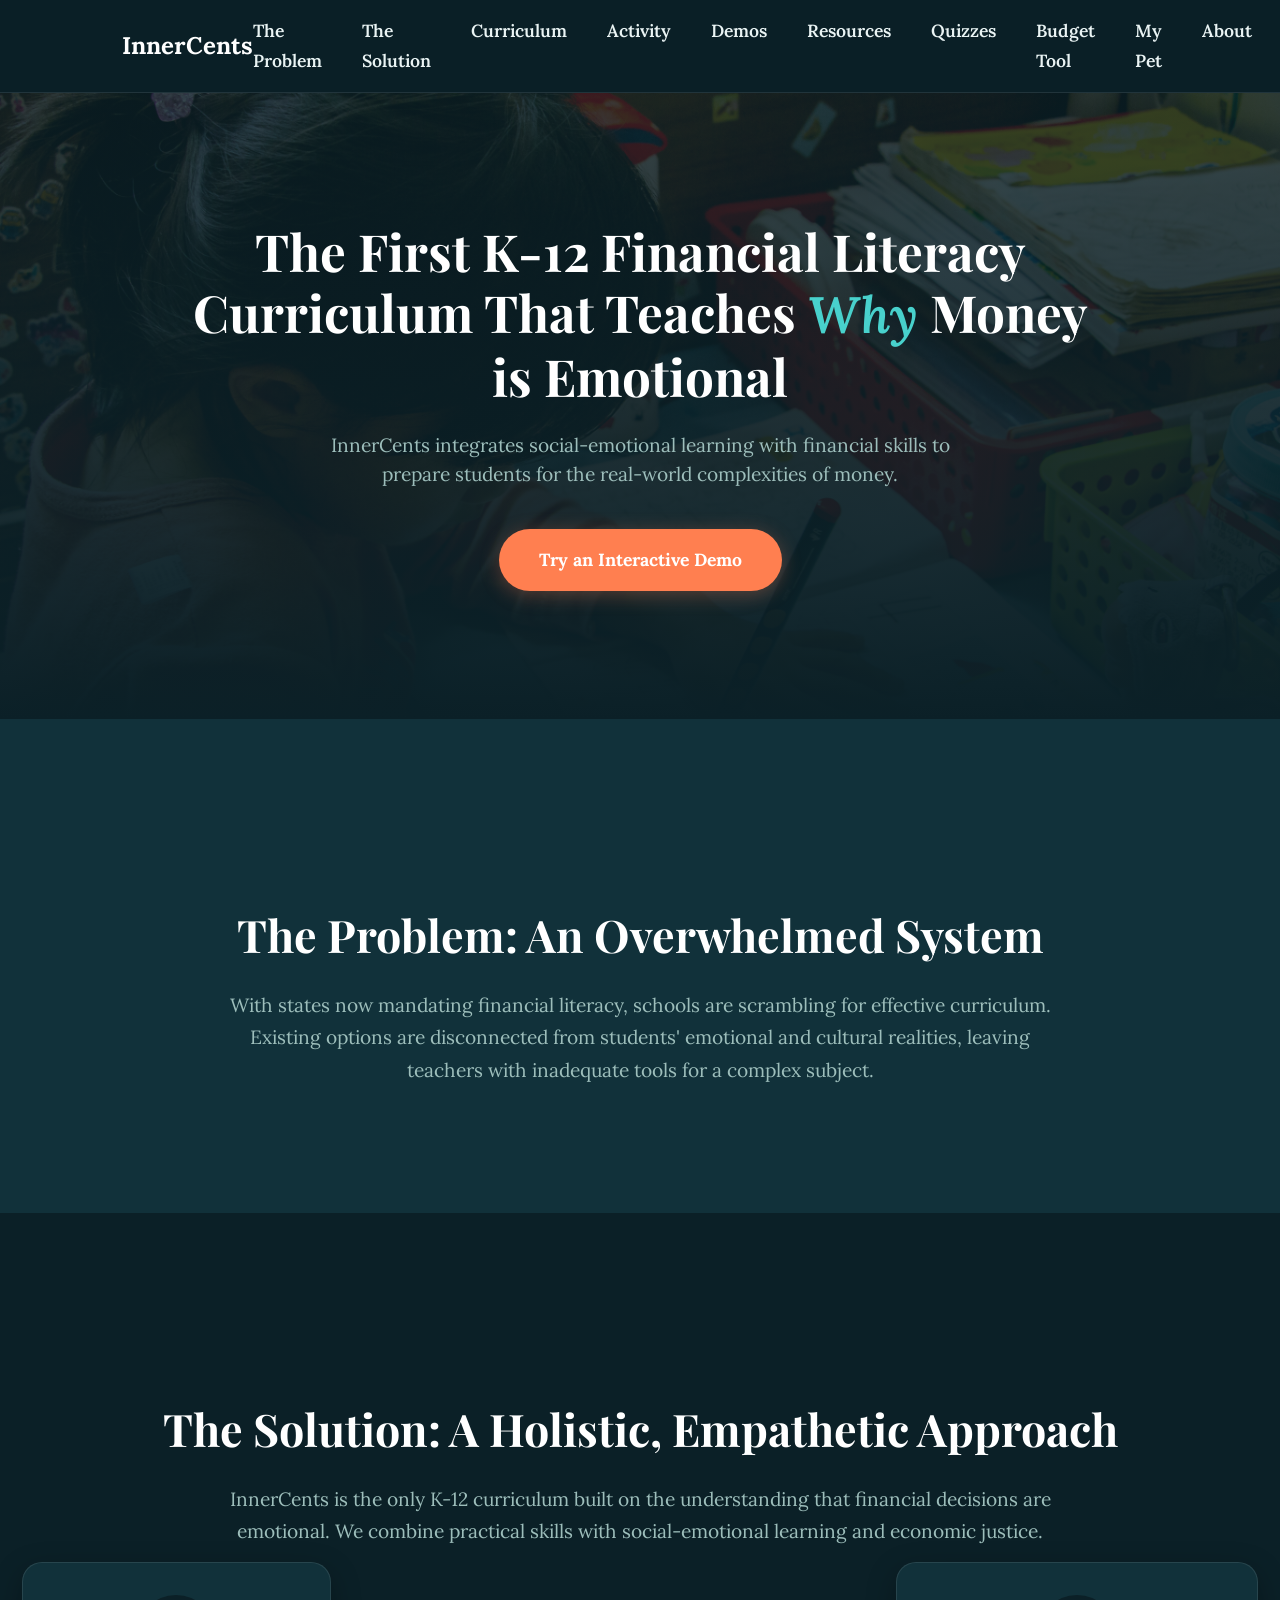
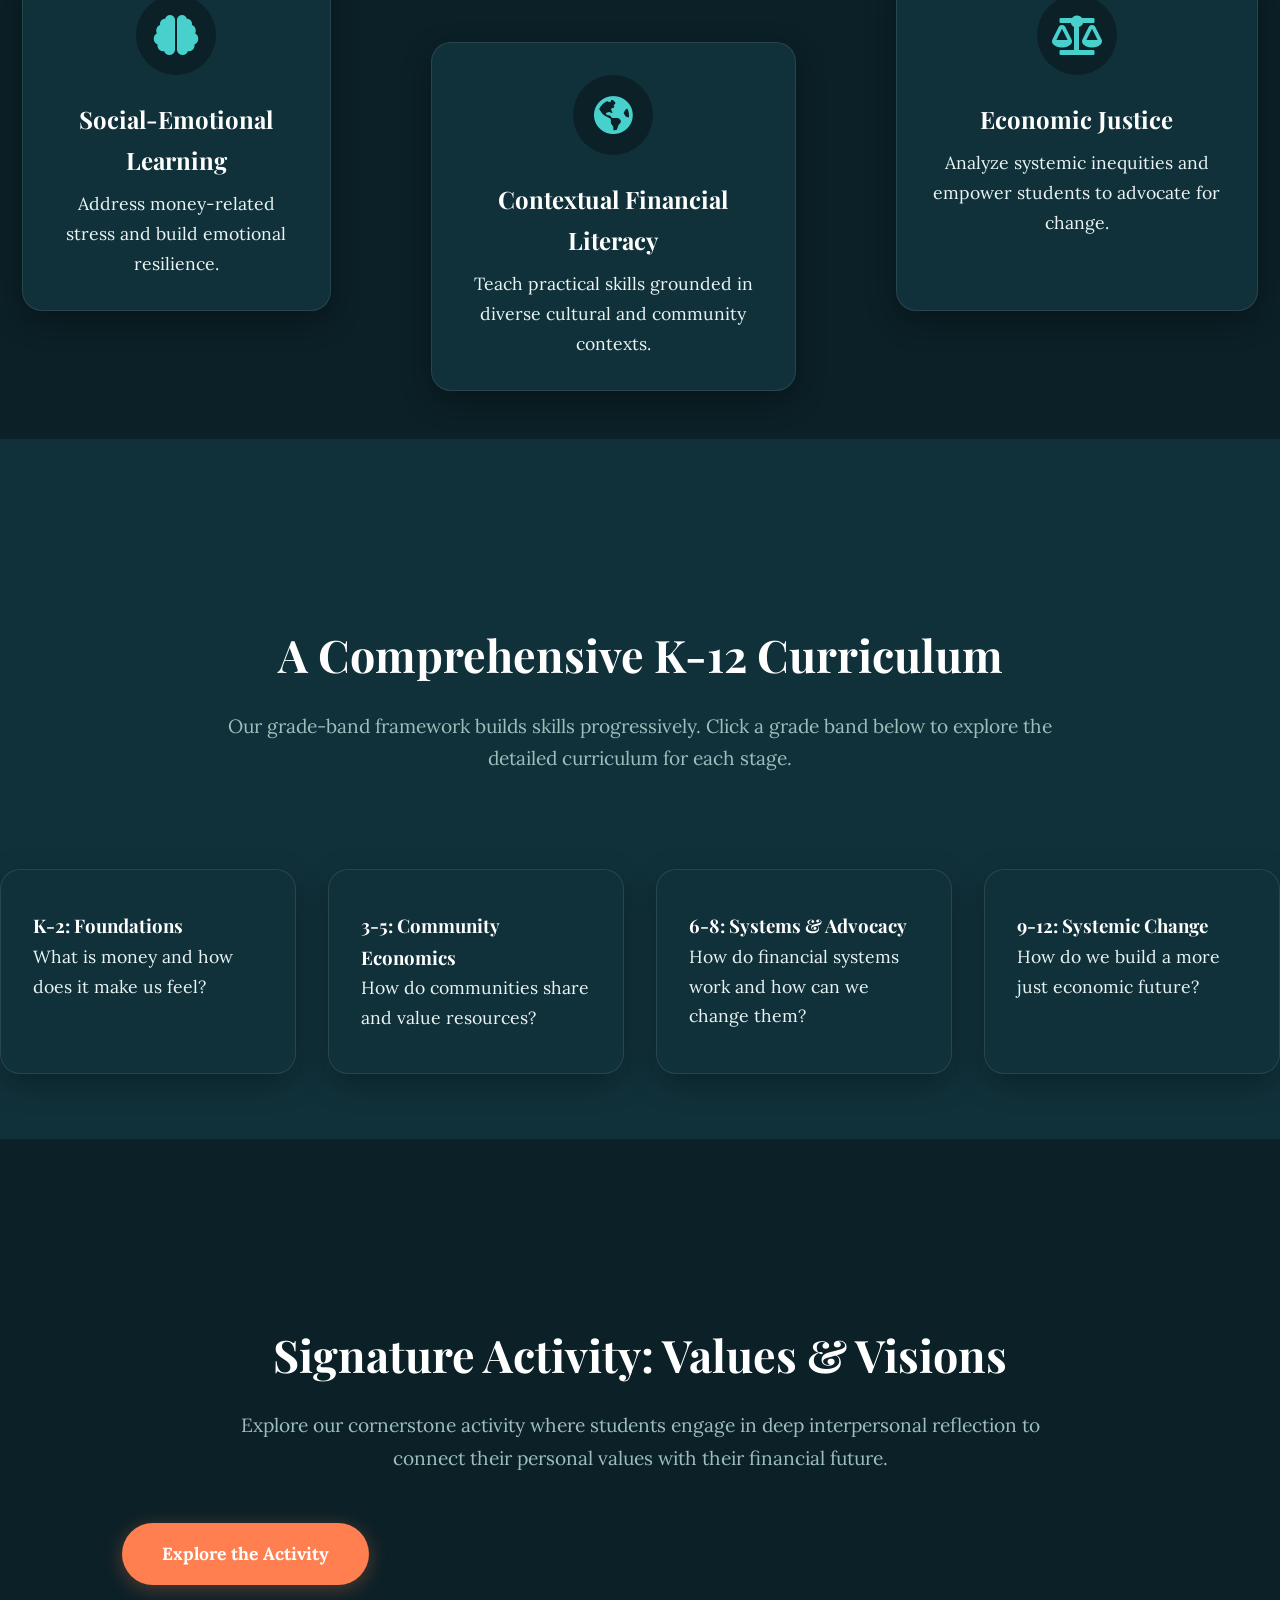
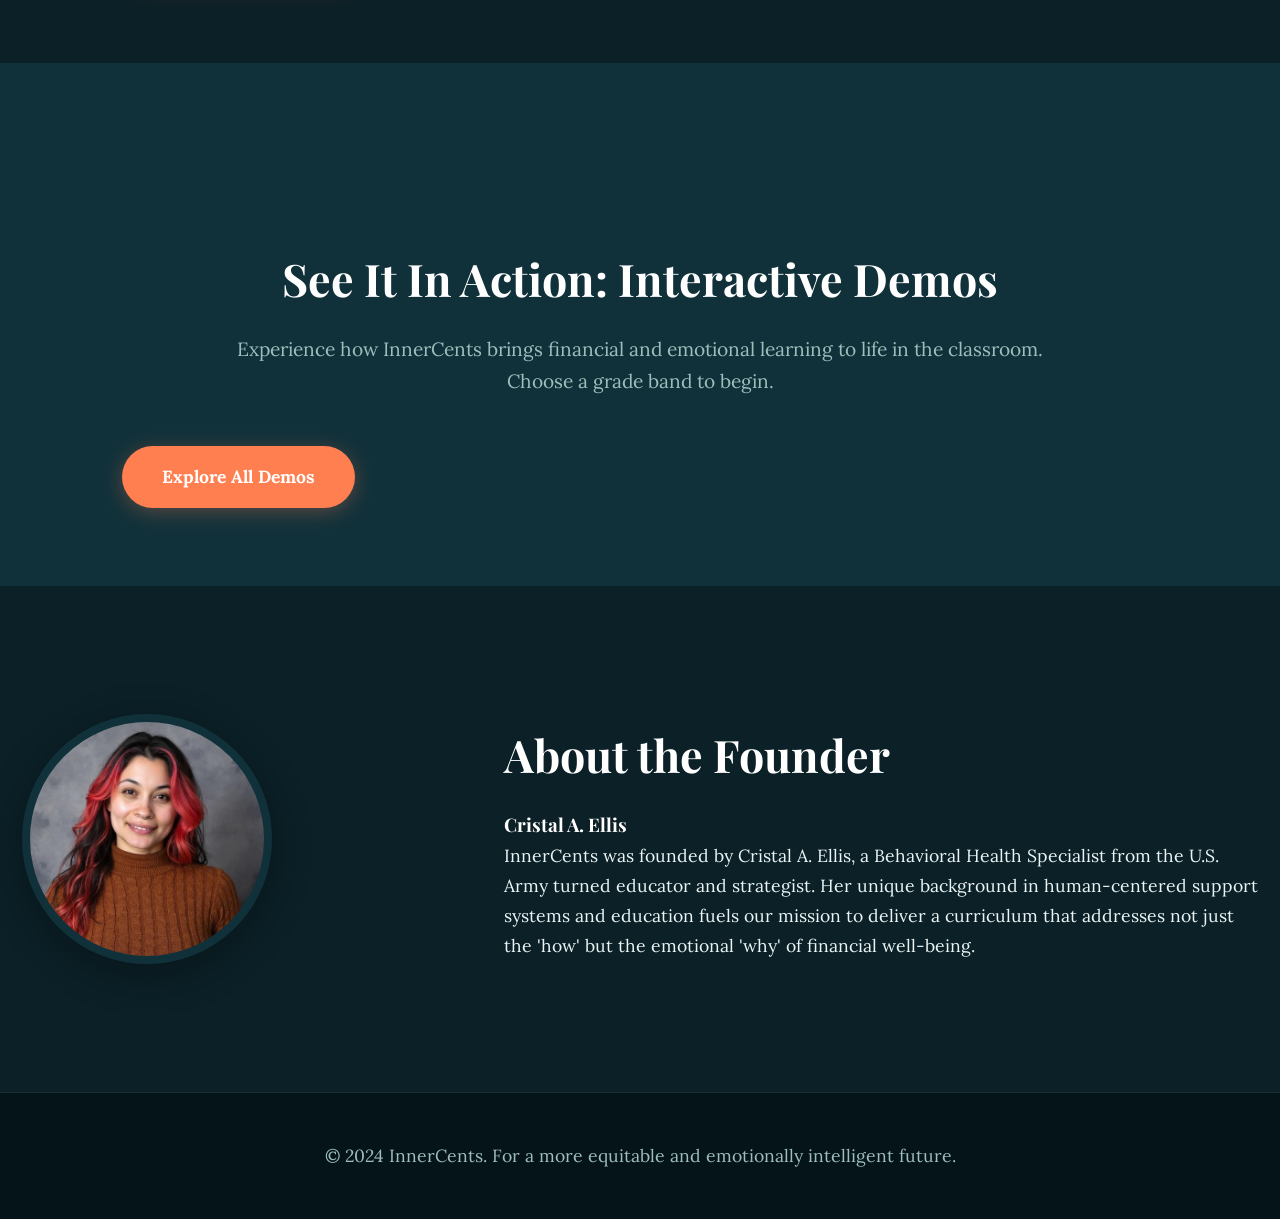
<file: index.html>
<!DOCTYPE html>
<html lang="en">
<head>
    <meta charset="UTF-8">
    <meta name="viewport" content="width=device-width, initial-scale=1.0">
    <title>InnerCents | K-12 Financial Literacy That Teaches Why Money is Emotional</title>
    <link rel="stylesheet" href="https://cdnjs.cloudflare.com/ajax/libs/font-awesome/5.15.4/css/all.min.css">
    <link rel="stylesheet" href="style.css">
    <link rel="preconnect" href="https://fonts.googleapis.com">
    <link rel="preconnect" href="https://fonts.gstatic.com" crossorigin>
    <link href="https://fonts.googleapis.com/css2?family=Playfair+Display:ital,wght@0,400..900;1,400..900&family=Lora:ital,wght@0,400..700;1,400..700&display=swap" rel="stylesheet">
</head>
<body>
    <nav class="main-nav">
        <div class="container">
            <a href="index.html" class="logo">InnerCents</a>
            <ul class="nav-links">
                <li><a href="#problem">The Problem</a></li>
                <li><a href="#solution">The Solution</a></li>
                <li><a href="#curriculum">Curriculum</a></li>
                <li><a href="#activity">Activity</a></li>
                <li><a href="#demos">Demos</a></li>
                <li><a href="resources.html">Resources</a></li>
                <li><a href="quizzes.html">Quizzes</a></li>
                <li><a href="budgeting-tool.html">Budget Tool</a></li>
                <li><a href="reward-system.html">My Pet</a></li>
                <li><a href="#about">About</a></li>
            </ul>
        </div>
    </nav>

    <header class="hero-section">
        <div class="container">
            <div class="hero-content">
                <!-- MODIFIED: Added non-breaking space to prevent a widow -->
                <h1>The First K-12 Financial Literacy Curriculum That Teaches <em>Why</em> Money is&nbsp;Emotional</h1>
                <p class="subtitle">InnerCents integrates social-emotional learning with financial skills to prepare students for the real-world complexities of money.</p>
                <a href="demos.html" class="cta-button">Try an Interactive Demo</a>
            </div>
        </div>
    </header>

    <main>
        <section id="problem">
            <div class="container animate-on-scroll" data-animation="fade-in">
                <h2>The Problem: An Overwhelmed System</h2>
                <p class="section-intro">With states now mandating financial literacy, schools are scrambling for effective curriculum. Existing options are disconnected from students' emotional and cultural realities, leaving teachers with inadequate tools for a complex subject.</p>
            </div>
        </section>

        <section id="solution">
            <div class="container">
                <div class="animate-on-scroll" data-animation="fade-in">
                    <h2>The Solution: A Holistic, Empathetic Approach</h2>
                    <p class="section-intro">InnerCents is the only K-12 curriculum built on the understanding that financial decisions are emotional. We combine practical skills with social-emotional learning and economic justice.</p>
                </div>
                <div class="framework-pillars">
                    <div class="pillar animate-on-scroll" data-animation="slide-in-left">
                        <div class="pillar-icon"><i class="fas fa-brain"></i></div>
                        <h3>Social-Emotional Learning</h3><p>Address money-related stress and build emotional resilience.</p>
                    </div>
                    <div class="pillar animate-on-scroll" data-animation="slide-in-up">
                        <div class="pillar-icon"><i class="fas fa-globe-americas"></i></div>
                        <h3>Contextual Financial Literacy</h3><p>Teach practical skills grounded in diverse cultural and community contexts.</p>
                    </div>
                    <div class="pillar animate-on-scroll" data-animation="slide-in-right">
                        <div class="pillar-icon"><i class="fas fa-balance-scale"></i></div>
                        <h3>Economic Justice</h3><p>Analyze systemic inequities and empower students to advocate for change.</p>
                    </div>
                </div>
            </div>
        </section>

        <section id="curriculum" class="implementation-section">
            <div class="container animate-on-scroll" data-animation="fade-in">
                <h2>A Comprehensive K-12 Curriculum</h2>
                <p class="section-intro">Our grade-band framework builds skills progressively. Click a grade band below to explore the detailed curriculum for each stage.</p>
            </div>
            <div class="grade-bands-wrapper">
                <div class="grade-bands">
                    <div class="grade-card animate-on-scroll" data-animation="slide-in-up" data-grade-band="K-2">
                        <div><h3>K-2: Foundations</h3><p>What is money and how does it make us feel?</p></div>
                    </div>
                    <div class="grade-card animate-on-scroll" data-animation="slide-in-up" data-animation-delay="0.1s" data-grade-band="3-5">
                        <div><h3>3-5: Community Economics</h3><p>How do communities share and value resources?</p></div>
                    </div>
                    <div class="grade-card animate-on-scroll" data-animation="slide-in-up" data-animation-delay="0.2s" data-grade-band="6-8">
                        <div><h3>6-8: Systems & Advocacy</h3><p>How do financial systems work and how can we change them?</p></div>
                    </div>
                    <div class="grade-card animate-on-scroll" data-animation="slide-in-up" data-animation-delay="0.3s" data-grade-band="9-12">
                        <div><h3>9-12: Systemic Change</h3><p>How do we build a more just economic future?</p></div>
                    </div>
                </div>
            </div>
            <div id="curriculum-display" class="container">
                <div id="curriculum-content" class="curriculum-content-grid">
                    <div class="curriculum-topics-list"></div>
                    <div class="curriculum-details-view"></div>
                </div>
            </div>
        </section>

        <section id="activity">
            <div class="container text-center animate-on-scroll" data-animation="fade-in">
                <h2>Signature Activity: Values & Visions</h2>
                <p class="section-intro">Explore our cornerstone activity where students engage in deep interpersonal reflection to connect their personal values with their financial future.</p>
                <a href="activity.html" class="cta-button">Explore the Activity</a>
            </div>
        </section>

        <section id="demos">
            <div class="container text-center animate-on-scroll" data-animation="fade-in">
                <h2>See It In Action: Interactive Demos</h2>
                <p class="section-intro">Experience how InnerCents brings financial and emotional learning to life in the classroom. Choose a grade band to begin.</p>
                <a href="demos.html" class="cta-button">Explore All Demos</a>
            </div>
        </section>
        
        <section id="about" class="about-section">
            <div class="container">
                <div class="profile-content">
                    <div class="profile-image animate-on-scroll" data-animation="slide-in-left"></div>
                    <div class="profile-text animate-on-scroll" data-animation="slide-in-right">
                        <h2>About the Founder</h2>
                        <h3>Cristal A. Ellis</h3>
                        <p>InnerCents was founded by Cristal A. Ellis, a Behavioral Health Specialist from the U.S. Army turned educator and strategist. Her unique background in human-centered support systems and education fuels our mission to deliver a curriculum that addresses not just the 'how' but the emotional 'why' of financial well-being.</p>
                    </div>
                </div>
            </div>
        </section>
    </main>

    <footer class="footer">
        <div class="container">
            <p>&copy; 2024 InnerCents. For a more equitable and emotionally intelligent future.</p>
        </div>
    </footer>
    
    <script src="script.js"></script>
</body>
</html>
</file>
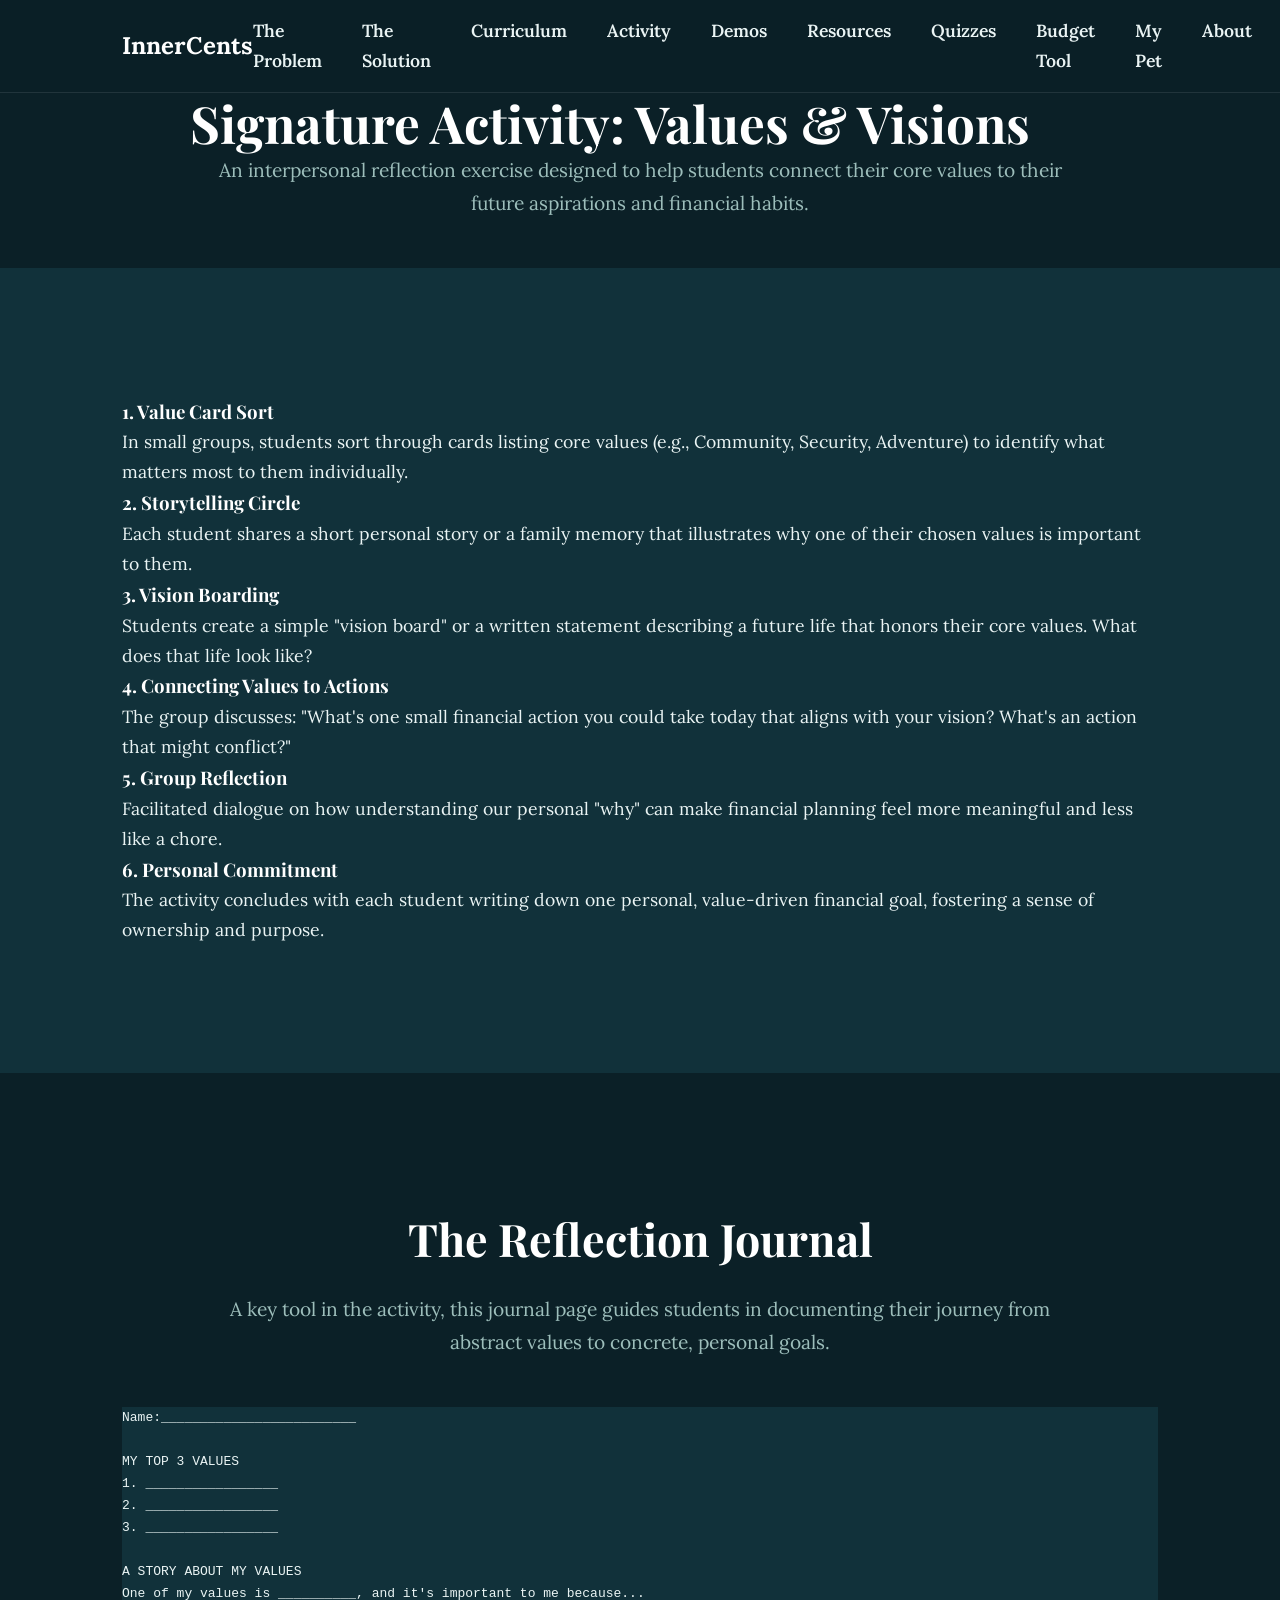
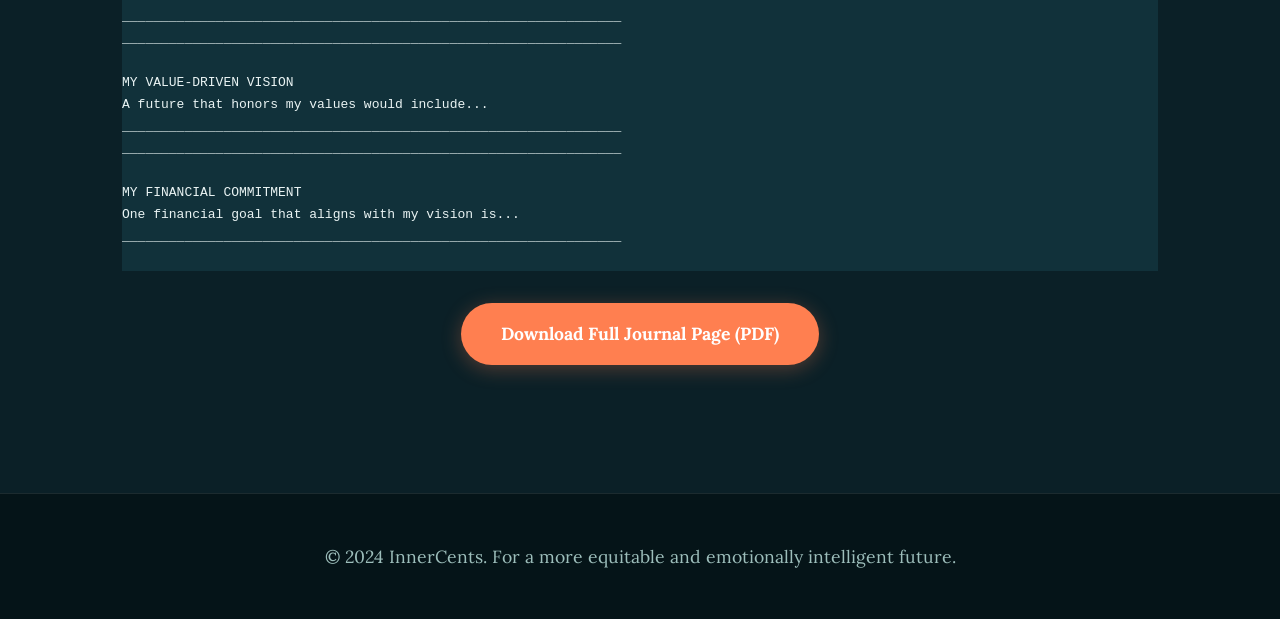
<file: activity.html>
<!DOCTYPE html>
<html lang="en">
<head>
    <meta charset="UTF-8">
    <meta name="viewport" content="width=device-width, initial-scale=1.0">
    <title>Signature Activity | InnerCents</title>
    <link rel="stylesheet" href="https://cdnjs.cloudflare.com/ajax/libs/font-awesome/5.15.4/css/all.min.css">
    <link rel="stylesheet" href="style.css">
    <link rel="preconnect" href="https://fonts.googleapis.com">
    <link rel="preconnect" href="https://fonts.gstatic.com" crossorigin>
    <link href="https://fonts.googleapis.com/css2?family=Playfair+Display:ital,wght@0,400..900;1,400..900&family=Lora:ital,wght@0,400..700;1,400..700&display=swap" rel="stylesheet">
</head>
<body>
    <nav class="main-nav">
        <div class="container">
            <a href="index.html" class="logo">InnerCents</a>
            <ul class="nav-links">
                <li><a href="index.html#problem">The Problem</a></li>
                <li><a href="index.html#solution">The Solution</a></li>
                <li><a href="index.html#curriculum">Curriculum</a></li>
                <li><a href="activity.html">Activity</a></li>
                <li><a href="demos.html">Demos</a></li>
                <li><a href="resources.html">Resources</a></li>
                <li><a href="quizzes.html">Quizzes</a></li>
                <li><a href="budgeting-tool.html">Budget Tool</a></li>
                <li><a href="reward-system.html">My Pet</a></li>
                <li><a href="index.html#about">About</a></li>
            </ul>
        </div>
    </nav>

    <header class="page-header">
        <div class="container">
            <h1>Signature Activity: Values & Visions</h1>
            <p class="section-intro">An interpersonal reflection exercise designed to help students connect their core values to their future aspirations and financial habits.</p>
        </div>
    </header>

    <main>
        <section id="activity-flow">
            <div class="container">
                <div class="game-flow-grid curriculum-grid">
                    <div class="flow-step curriculum-topic">
                        <h3>1. Value Card Sort</h3>
                        <p>In small groups, students sort through cards listing core values (e.g., Community, Security, Adventure) to identify what matters most to them individually.</p>
                    </div>
                    <div class="flow-step curriculum-topic">
                        <h3>2. Storytelling Circle</h3>
                        <p>Each student shares a short personal story or a family memory that illustrates why one of their chosen values is important to them.</p>
                    </div>
                    <div class="flow-step curriculum-topic">
                        <h3>3. Vision Boarding</h3>
                        <p>Students create a simple "vision board" or a written statement describing a future life that honors their core values. What does that life look like?</p>
                    </div>
                    <div class="flow-step curriculum-topic">
                        <h3>4. Connecting Values to Actions</h3>
                        <p>The group discusses: "What's one small financial action you could take today that aligns with your vision? What's an action that might conflict?"</p>
                    </div>
                     <div class="flow-step curriculum-topic">
                        <h3>5. Group Reflection</h3>
                        <p>Facilitated dialogue on how understanding our personal "why" can make financial planning feel more meaningful and less like a chore.</p>
                    </div>
                     <div class="flow-step curriculum-topic">
                        <h3>6. Personal Commitment</h3>
                        <p>The activity concludes with each student writing down one personal, value-driven financial goal, fostering a sense of ownership and purpose.</p>
                    </div>
                </div>
            </div>
        </section>

        <section class="bg-accent-section" style="background-color: var(--bg-dark);">
            <div class="container text-center">
                <h2>The Reflection Journal</h2>
                <p class="section-intro">A key tool in the activity, this journal page guides students in documenting their journey from abstract values to concrete, personal goals.</p>
                <div class="budget-sheet-wrapper" style="background: var(--bg-accent); border-color: rgba(139, 148, 158, 0.2);">
                    <pre class="budget-sheet-text" style="color: var(--text-light);">
Name:_________________________

MY TOP 3 VALUES
1. _________________
2. _________________
3. _________________

A STORY ABOUT MY VALUES
One of my values is __________, and it's important to me because...
________________________________________________________________
________________________________________________________________

MY VALUE-DRIVEN VISION
A future that honors my values would include...
________________________________________________________________
________________________________________________________________

MY FINANCIAL COMMITMENT
One financial goal that aligns with my vision is...
________________________________________________________________
                    </pre>
                </div>
                <div style="text-align: center; margin-top: 2rem;">
                    <a href="#" class="cta-button">Download Full Journal Page (PDF)</a>
                </div>
            </div>
        </section>
    </main>

    <footer class="footer">
        <div class="container">
            <p>&copy; 2024 InnerCents. For a more equitable and emotionally intelligent future.</p>
        </div>
    </footer>
</body>
</html>
</file>
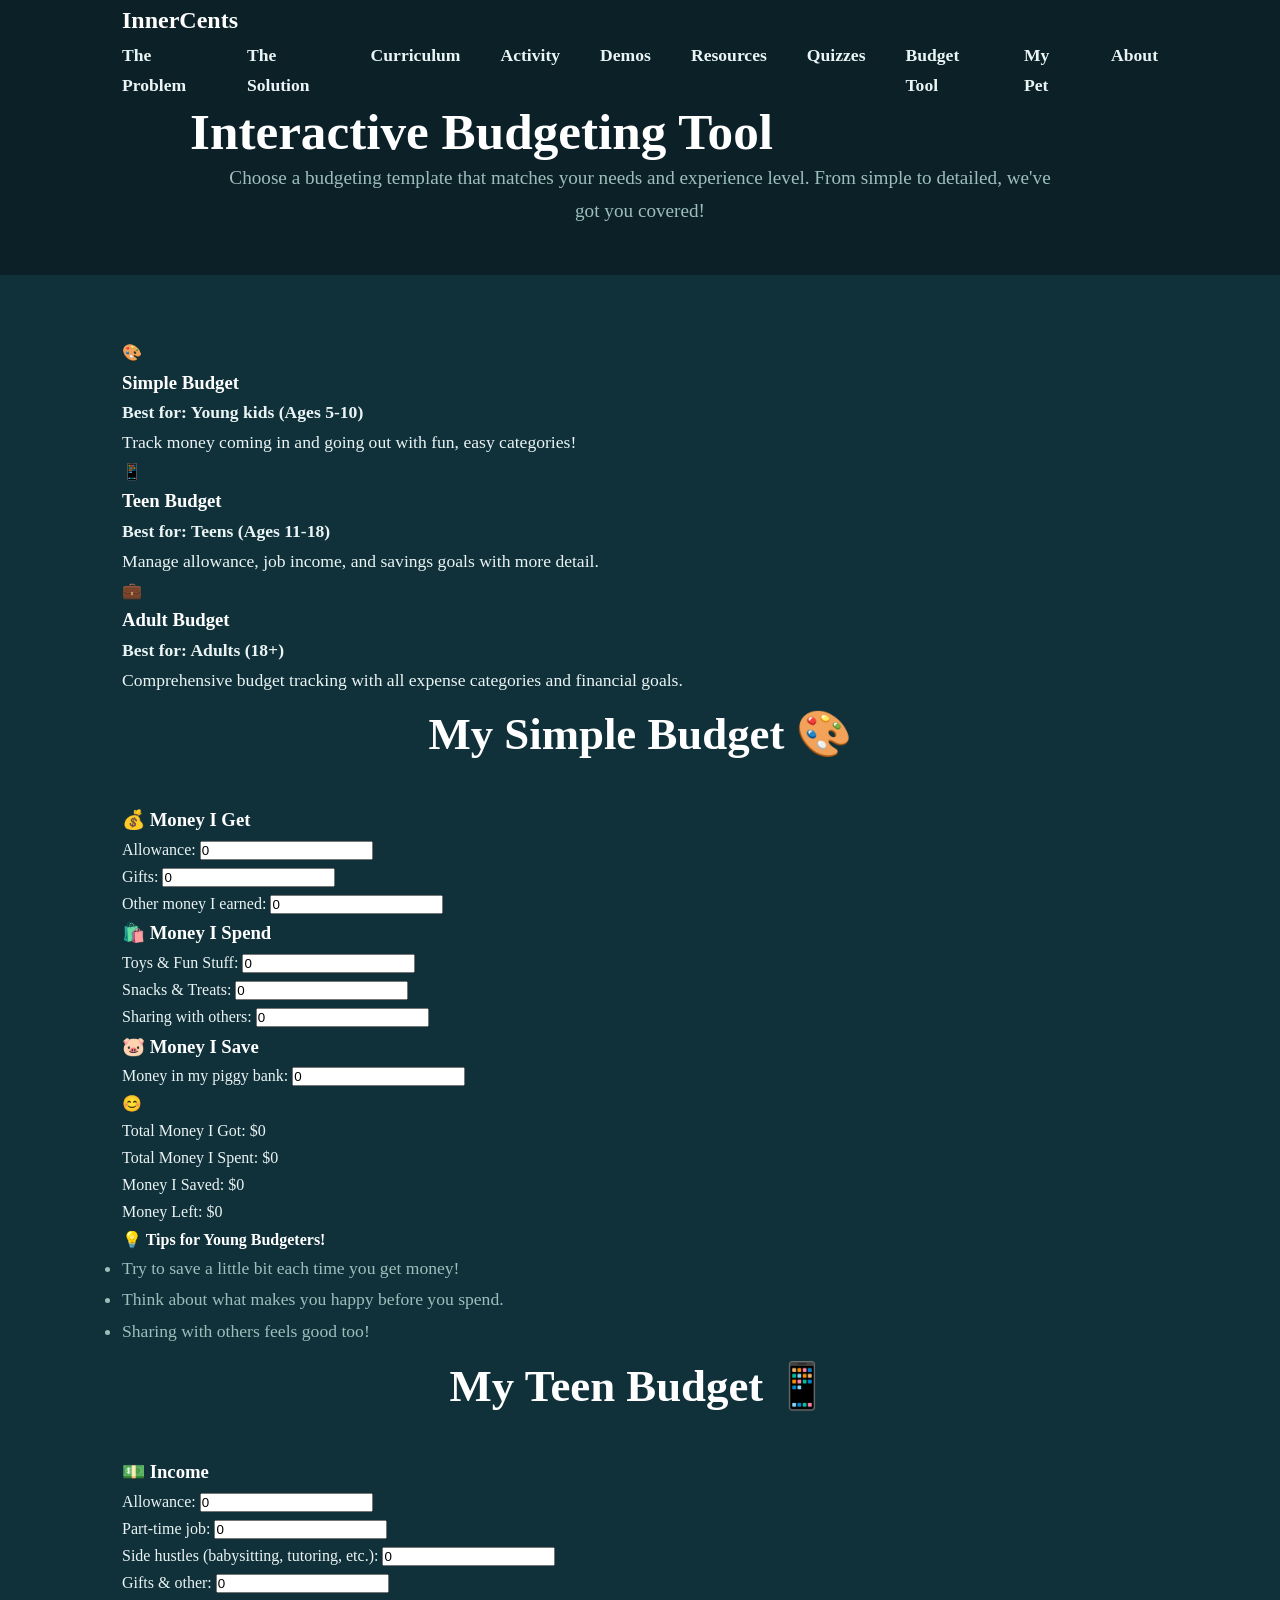
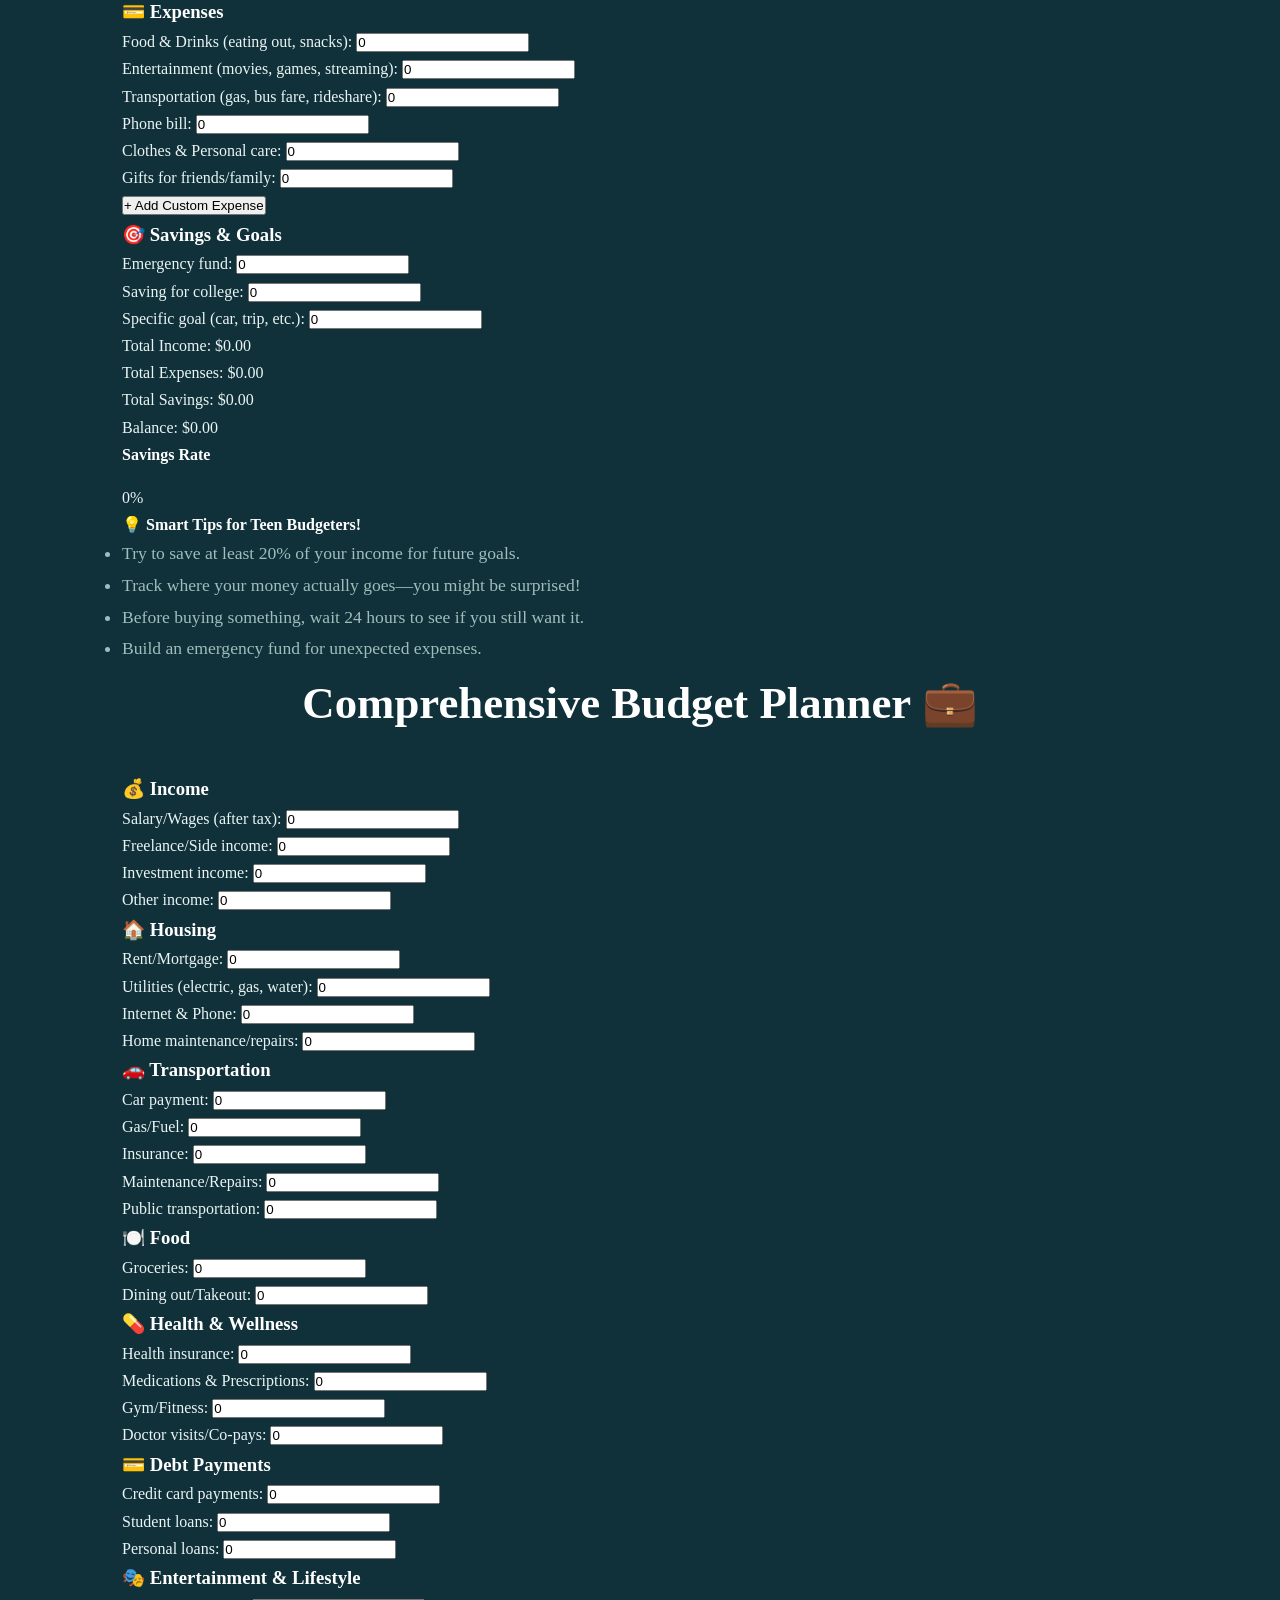
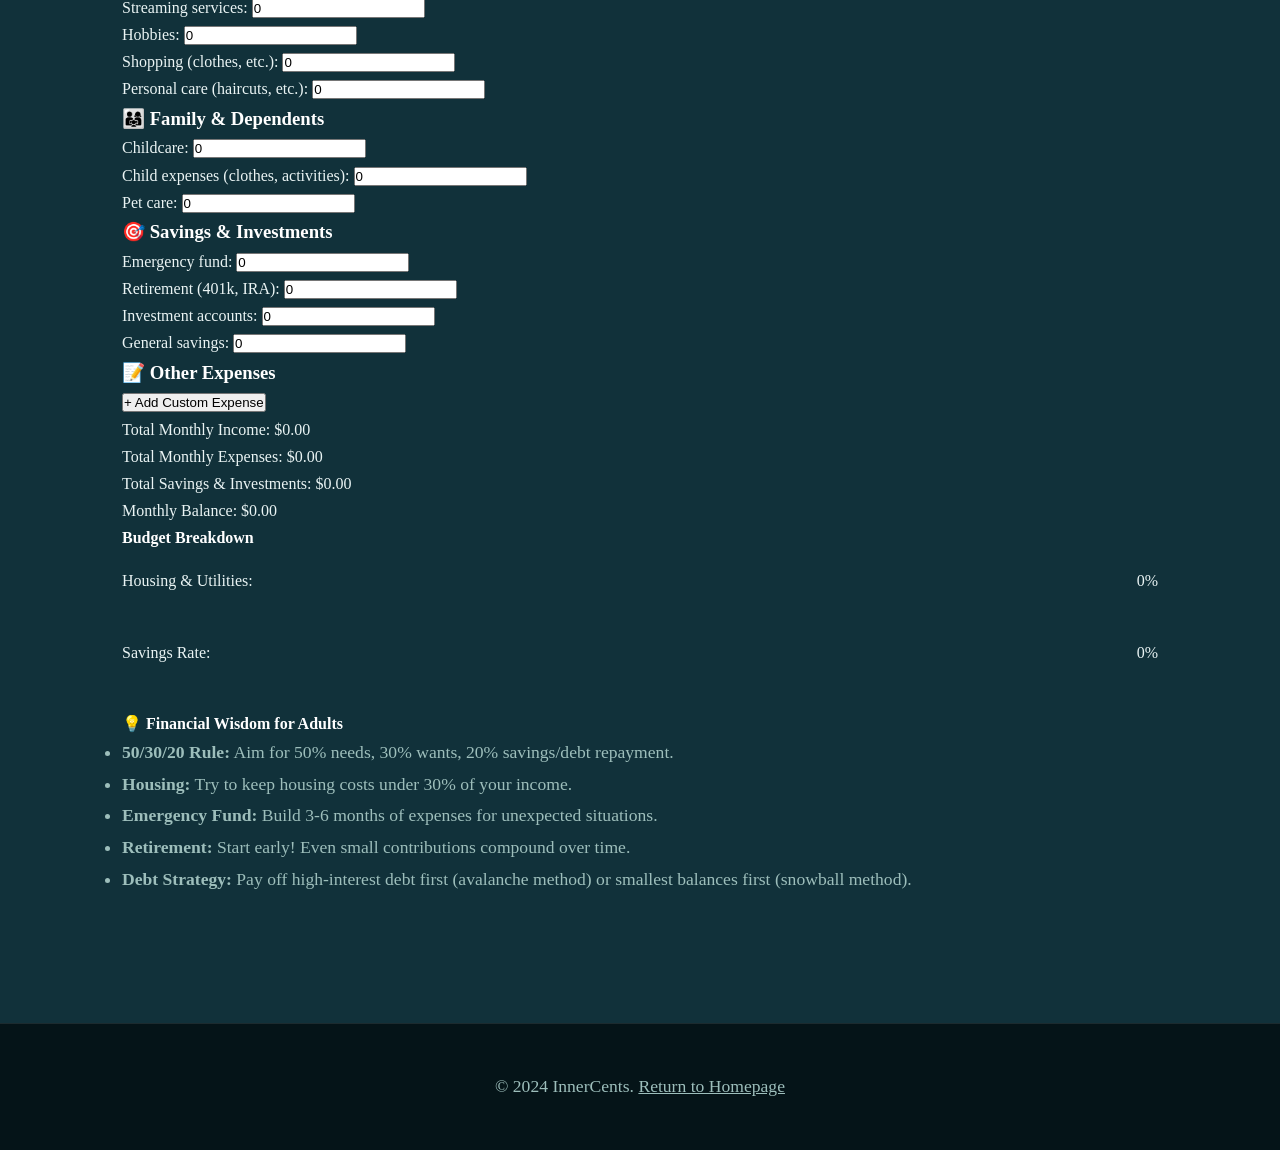
<file: budgeting-tool.html>
<!DOCTYPE html>
<html lang="en">
<head>
    <meta charset="UTF-8">
    <meta name="viewport" content="width=device-width, initial-scale=1.0">
    <title>Interactive Budgeting Tool | InnerCents</title>
    <link rel="stylesheet" href="https://cdnjs.cloudflare.com/ajax/libs/font-awesome/5.15.4/css/all.min.css">
    <link rel="stylesheet" href="style.css">
    <link rel="preconnect" href="https://fonts.googleapis.com">
    <link rel="preconnect" href="https://fonts.gstatic.com" crossorigin>
    <link href="https://fonts.googleapis.com/css2?family=Playfair+Display:ital,wght@0,400..900;1,400..900&family=Lora:ital,wght@0,400..700;1,400..700&display=swap" rel="stylesheet>
    <style>
        .budget-container {
            max-width: 1100px;
            margin: 0 auto;
        }
        .template-selector {
            display: grid;
            grid-template-columns: repeat(auto-fit, minmax(280px, 1fr));
            gap: 2rem;
            margin-bottom: 3rem;
        }
        .template-card {
            background: var(--bg-accent);
            border-radius: 15px;
            padding: 2rem;
            border: 2px solid rgba(234, 244, 244, 0.1);
            cursor: pointer;
            transition: all 0.3s ease;
            text-align: center;
        }
        .template-card:hover {
            transform: translateY(-8px);
            box-shadow: 0 15px 35px rgba(0, 0, 0, 0.4);
            border-color: var(--secondary-accent);
        }
        .template-card.active {
            border-color: var(--primary-accent);
            border-width: 3px;
            background: var(--bg-dark);
        }
        .template-icon {
            font-size: 3rem;
            margin-bottom: 1rem;
        }
        .budget-tool {
            display: none;
            background: var(--bg-accent);
            border-radius: 15px;
            padding: 3rem;
            margin-top: 2rem;
        }
        .budget-tool.active {
            display: block;
            animation: fadeIn 0.5s ease;
        }
        @keyframes fadeIn {
            from { opacity: 0; transform: translateY(20px); }
            to { opacity: 1; transform: translateY(0); }
        }
        .budget-section {
            margin-bottom: 2rem;
            padding: 2rem;
            background: var(--bg-dark);
            border-radius: 12px;
        }
        .budget-section h3 {
            color: var(--secondary-accent);
            margin-bottom: 1.5rem;
            font-size: 1.5rem;
            border-bottom: 2px solid var(--primary-accent);
            padding-bottom: 0.5rem;
        }
        .input-group {
            display: grid;
            grid-template-columns: 1fr auto;
            gap: 1rem;
            margin-bottom: 1rem;
            align-items: center;
        }
        .input-group label {
            color: var(--text-light);
            font-weight: 600;
        }
        .input-group input {
            padding: 0.8rem;
            border-radius: 8px;
            border: 1px solid rgba(234, 244, 244, 0.2);
            background: var(--bg-accent);
            color: var(--text-light);
            font-size: 1rem;
            width: 150px;
            text-align: right;
        }
        .input-group input:focus {
            outline: none;
            border-color: var(--secondary-accent);
        }
        .add-item-btn {
            background: var(--primary-accent);
            color: white;
            border: none;
            padding: 0.5rem 1rem;
            border-radius: 8px;
            cursor: pointer;
            font-weight: 600;
            transition: all 0.3s ease;
            margin-top: 1rem;
        }
        .add-item-btn:hover {
            background: var(--primary-accent-hover);
            transform: scale(1.05);
        }
        .summary-box {
            background: var(--bg-dark);
            border: 2px solid var(--primary-accent);
            border-radius: 12px;
            padding: 2rem;
            margin-top: 2rem;
        }
        .summary-item {
            display: flex;
            justify-content: space-between;
            margin-bottom: 1rem;
            font-size: 1.2rem;
        }
        .summary-item.total {
            font-size: 1.5rem;
            font-weight: bold;
            color: var(--heading-color);
            border-top: 2px solid var(--secondary-accent);
            padding-top: 1rem;
            margin-top: 1rem;
        }
        .summary-item .amount {
            color: var(--primary-accent);
            font-weight: bold;
        }
        .summary-item.positive .amount {
            color: #4CAF50;
        }
        .summary-item.negative .amount {
            color: #f44336;
        }
        .visual-indicator {
            margin-top: 2rem;
            padding: 2rem;
            background: var(--bg-accent);
            border-radius: 12px;
        }
        .progress-bar {
            width: 100%;
            height: 30px;
            background: var(--bg-dark);
            border-radius: 15px;
            overflow: hidden;
            margin-top: 1rem;
        }
        .progress-fill {
            height: 100%;
            background: linear-gradient(90deg, var(--primary-accent), var(--secondary-accent));
            transition: width 0.5s ease;
            display: flex;
            align-items: center;
            justify-content: center;
            color: white;
            font-weight: bold;
        }
        .emoji-feedback {
            font-size: 3rem;
            text-align: center;
            margin: 1rem 0;
        }
        .delete-btn {
            background: #f44336;
            color: white;
            border: none;
            padding: 0.3rem 0.8rem;
            border-radius: 5px;
            cursor: pointer;
            font-size: 0.9rem;
            margin-left: 0.5rem;
        }
        .delete-btn:hover {
            background: #d32f2f;
        }
        .custom-item-inputs {
            display: grid;
            grid-template-columns: 1fr 1fr auto;
            gap: 1rem;
            margin-top: 1rem;
        }
        .custom-item-inputs input {
            padding: 0.8rem;
            border-radius: 8px;
            border: 1px solid rgba(234, 244, 244, 0.2);
            background: var(--bg-accent);
            color: var(--text-light);
        }
        .tips-box {
            background: rgba(72, 209, 204, 0.1);
            border-left: 4px solid var(--secondary-accent);
            padding: 1.5rem;
            margin-top: 2rem;
            border-radius: 8px;
        }
        .tips-box h4 {
            color: var(--secondary-accent);
            margin-bottom: 1rem;
        }
    </style>
</head>
<body>
    <nav class="main-nav">
        <div class="container">
            <a href="index.html" class="logo">InnerCents</a>
            <ul class="nav-links">
                <li><a href="index.html#problem">The Problem</a></li>
                <li><a href="index.html#solution">The Solution</a></li>
                <li><a href="index.html#curriculum">Curriculum</a></li>
                <li><a href="activity.html">Activity</a></li>
                <li><a href="demos.html">Demos</a></li>
                <li><a href="resources.html">Resources</a></li>
                <li><a href="quizzes.html">Quizzes</a></li>
                <li><a href="budgeting-tool.html">Budget Tool</a></li>
                <li><a href="reward-system.html">My Pet</a></li>
                <li><a href="index.html#about">About</a></li>
            </ul>
        </div>
    </nav>

    <header class="page-header">
        <div class="container">
            <h1>Interactive Budgeting Tool</h1>
            <p class="section-intro">Choose a budgeting template that matches your needs and experience level. From simple to detailed, we've got you covered!</p>
        </div>
    </header>

    <main>
        <section style="padding-top: 4rem;">
            <div class="container budget-container">
                <div class="template-selector">
                    <div class="template-card" data-template="simple">
                        <div class="template-icon">🎨</div>
                        <h3>Simple Budget</h3>
                        <p><strong>Best for: Young kids (Ages 5-10)</strong></p>
                        <p>Track money coming in and going out with fun, easy categories!</p>
                    </div>
                    <div class="template-card" data-template="teen">
                        <div class="template-icon">📱</div>
                        <h3>Teen Budget</h3>
                        <p><strong>Best for: Teens (Ages 11-18)</strong></p>
                        <p>Manage allowance, job income, and savings goals with more detail.</p>
                    </div>
                    <div class="template-card" data-template="adult">
                        <div class="template-icon">💼</div>
                        <h3>Adult Budget</h3>
                        <p><strong>Best for: Adults (18+)</strong></p>
                        <p>Comprehensive budget tracking with all expense categories and financial goals.</p>
                    </div>
                </div>

                <!-- Simple Budget Tool -->
                <div id="simple-budget" class="budget-tool">
                    <h2 style="text-align: center; margin-bottom: 2rem;">My Simple Budget 🎨</h2>
                    
                    <div class="budget-section">
                        <h3>💰 Money I Get</h3>
                        <div class="input-group">
                            <label>Allowance:</label>
                            <input type="number" id="simple-allowance" value="0" min="0" step="1">
                        </div>
                        <div class="input-group">
                            <label>Gifts:</label>
                            <input type="number" id="simple-gifts" value="0" min="0" step="1">
                        </div>
                        <div class="input-group">
                            <label>Other money I earned:</label>
                            <input type="number" id="simple-earned" value="0" min="0" step="1">
                        </div>
                    </div>

                    <div class="budget-section">
                        <h3>🛍️ Money I Spend</h3>
                        <div class="input-group">
                            <label>Toys & Fun Stuff:</label>
                            <input type="number" id="simple-toys" value="0" min="0" step="1">
                        </div>
                        <div class="input-group">
                            <label>Snacks & Treats:</label>
                            <input type="number" id="simple-snacks" value="0" min="0" step="1">
                        </div>
                        <div class="input-group">
                            <label>Sharing with others:</label>
                            <input type="number" id="simple-sharing" value="0" min="0" step="1">
                        </div>
                    </div>

                    <div class="budget-section">
                        <h3>🐷 Money I Save</h3>
                        <div class="input-group">
                            <label>Money in my piggy bank:</label>
                            <input type="number" id="simple-savings" value="0" min="0" step="1">
                        </div>
                    </div>

                    <div class="summary-box">
                        <div class="emoji-feedback" id="simple-emoji">😊</div>
                        <div class="summary-item">
                            <span>Total Money I Got:</span>
                            <span class="amount" id="simple-total-income">$0</span>
                        </div>
                        <div class="summary-item">
                            <span>Total Money I Spent:</span>
                            <span class="amount" id="simple-total-expenses">$0</span>
                        </div>
                        <div class="summary-item">
                            <span>Money I Saved:</span>
                            <span class="amount" id="simple-total-savings">$0</span>
                        </div>
                        <div class="summary-item total">
                            <span>Money Left:</span>
                            <span class="amount" id="simple-leftover">$0</span>
                        </div>
                    </div>

                    <div class="tips-box">
                        <h4>💡 Tips for Young Budgeters!</h4>
                        <ul style="color: var(--text-muted); line-height: 1.8;">
                            <li>Try to save a little bit each time you get money!</li>
                            <li>Think about what makes you happy before you spend.</li>
                            <li>Sharing with others feels good too!</li>
                        </ul>
                    </div>
                </div>

                <!-- Teen Budget Tool -->
                <div id="teen-budget" class="budget-tool">
                    <h2 style="text-align: center; margin-bottom: 2rem;">My Teen Budget 📱</h2>
                    
                    <div class="budget-section">
                        <h3>💵 Income</h3>
                        <div class="input-group">
                            <label>Allowance:</label>
                            <input type="number" id="teen-allowance" value="0" min="0" step="0.01">
                        </div>
                        <div class="input-group">
                            <label>Part-time job:</label>
                            <input type="number" id="teen-job" value="0" min="0" step="0.01">
                        </div>
                        <div class="input-group">
                            <label>Side hustles (babysitting, tutoring, etc.):</label>
                            <input type="number" id="teen-sidehustle" value="0" min="0" step="0.01">
                        </div>
                        <div class="input-group">
                            <label>Gifts & other:</label>
                            <input type="number" id="teen-other-income" value="0" min="0" step="0.01">
                        </div>
                    </div>

                    <div class="budget-section">
                        <h3>💳 Expenses</h3>
                        <div class="input-group">
                            <label>Food & Drinks (eating out, snacks):</label>
                            <input type="number" id="teen-food" value="0" min="0" step="0.01">
                        </div>
                        <div class="input-group">
                            <label>Entertainment (movies, games, streaming):</label>
                            <input type="number" id="teen-entertainment" value="0" min="0" step="0.01">
                        </div>
                        <div class="input-group">
                            <label>Transportation (gas, bus fare, rideshare):</label>
                            <input type="number" id="teen-transport" value="0" min="0" step="0.01">
                        </div>
                        <div class="input-group">
                            <label>Phone bill:</label>
                            <input type="number" id="teen-phone" value="0" min="0" step="0.01">
                        </div>
                        <div class="input-group">
                            <label>Clothes & Personal care:</label>
                            <input type="number" id="teen-personal" value="0" min="0" step="0.01">
                        </div>
                        <div class="input-group">
                            <label>Gifts for friends/family:</label>
                            <input type="number" id="teen-gifts" value="0" min="0" step="0.01">
                        </div>
                        <div id="teen-custom-expenses"></div>
                        <button class="add-item-btn" onclick="addCustomItem('teen', 'expense')">+ Add Custom Expense</button>
                    </div>

                    <div class="budget-section">
                        <h3>🎯 Savings & Goals</h3>
                        <div class="input-group">
                            <label>Emergency fund:</label>
                            <input type="number" id="teen-emergency" value="0" min="0" step="0.01">
                        </div>
                        <div class="input-group">
                            <label>Saving for college:</label>
                            <input type="number" id="teen-college" value="0" min="0" step="0.01">
                        </div>
                        <div class="input-group">
                            <label>Specific goal (car, trip, etc.):</label>
                            <input type="number" id="teen-goal" value="0" min="0" step="0.01">
                        </div>
                    </div>

                    <div class="summary-box">
                        <div class="summary-item">
                            <span>Total Income:</span>
                            <span class="amount" id="teen-total-income">$0.00</span>
                        </div>
                        <div class="summary-item">
                            <span>Total Expenses:</span>
                            <span class="amount" id="teen-total-expenses">$0.00</span>
                        </div>
                        <div class="summary-item">
                            <span>Total Savings:</span>
                            <span class="amount" id="teen-total-savings">$0.00</span>
                        </div>
                        <div class="summary-item total" id="teen-balance-item">
                            <span>Balance:</span>
                            <span class="amount" id="teen-balance">$0.00</span>
                        </div>
                        
                        <div class="visual-indicator">
                            <h4 style="margin-bottom: 1rem;">Savings Rate</h4>
                            <div class="progress-bar">
                                <div class="progress-fill" id="teen-savings-bar" style="width: 0%;">0%</div>
                            </div>
                        </div>
                    </div>

                    <div class="tips-box">
                        <h4>💡 Smart Tips for Teen Budgeters!</h4>
                        <ul style="color: var(--text-muted); line-height: 1.8;">
                            <li>Try to save at least 20% of your income for future goals.</li>
                            <li>Track where your money actually goes—you might be surprised!</li>
                            <li>Before buying something, wait 24 hours to see if you still want it.</li>
                            <li>Build an emergency fund for unexpected expenses.</li>
                        </ul>
                    </div>
                </div>

                <!-- Adult Budget Tool -->
                <div id="adult-budget" class="budget-tool">
                    <h2 style="text-align: center; margin-bottom: 2rem;">Comprehensive Budget Planner 💼</h2>
                    
                    <div class="budget-section">
                        <h3>💰 Income</h3>
                        <div class="input-group">
                            <label>Salary/Wages (after tax):</label>
                            <input type="number" id="adult-salary" value="0" min="0" step="0.01">
                        </div>
                        <div class="input-group">
                            <label>Freelance/Side income:</label>
                            <input type="number" id="adult-freelance" value="0" min="0" step="0.01">
                        </div>
                        <div class="input-group">
                            <label>Investment income:</label>
                            <input type="number" id="adult-investments" value="0" min="0" step="0.01">
                        </div>
                        <div class="input-group">
                            <label>Other income:</label>
                            <input type="number" id="adult-other-income" value="0" min="0" step="0.01">
                        </div>
                    </div>

                    <div class="budget-section">
                        <h3>🏠 Housing</h3>
                        <div class="input-group">
                            <label>Rent/Mortgage:</label>
                            <input type="number" id="adult-housing" value="0" min="0" step="0.01">
                        </div>
                        <div class="input-group">
                            <label>Utilities (electric, gas, water):</label>
                            <input type="number" id="adult-utilities" value="0" min="0" step="0.01">
                        </div>
                        <div class="input-group">
                            <label>Internet & Phone:</label>
                            <input type="number" id="adult-internet" value="0" min="0" step="0.01">
                        </div>
                        <div class="input-group">
                            <label>Home maintenance/repairs:</label>
                            <input type="number" id="adult-maintenance" value="0" min="0" step="0.01">
                        </div>
                    </div>

                    <div class="budget-section">
                        <h3>🚗 Transportation</h3>
                        <div class="input-group">
                            <label>Car payment:</label>
                            <input type="number" id="adult-car-payment" value="0" min="0" step="0.01">
                        </div>
                        <div class="input-group">
                            <label>Gas/Fuel:</label>
                            <input type="number" id="adult-gas" value="0" min="0" step="0.01">
                        </div>
                        <div class="input-group">
                            <label>Insurance:</label>
                            <input type="number" id="adult-car-insurance" value="0" min="0" step="0.01">
                        </div>
                        <div class="input-group">
                            <label>Maintenance/Repairs:</label>
                            <input type="number" id="adult-car-maintenance" value="0" min="0" step="0.01">
                        </div>
                        <div class="input-group">
                            <label>Public transportation:</label>
                            <input type="number" id="adult-public-transport" value="0" min="0" step="0.01">
                        </div>
                    </div>

                    <div class="budget-section">
                        <h3>🍽️ Food</h3>
                        <div class="input-group">
                            <label>Groceries:</label>
                            <input type="number" id="adult-groceries" value="0" min="0" step="0.01">
                        </div>
                        <div class="input-group">
                            <label>Dining out/Takeout:</label>
                            <input type="number" id="adult-dining" value="0" min="0" step="0.01">
                        </div>
                    </div>

                    <div class="budget-section">
                        <h3>💊 Health & Wellness</h3>
                        <div class="input-group">
                            <label>Health insurance:</label>
                            <input type="number" id="adult-health-insurance" value="0" min="0" step="0.01">
                        </div>
                        <div class="input-group">
                            <label>Medications & Prescriptions:</label>
                            <input type="number" id="adult-meds" value="0" min="0" step="0.01">
                        </div>
                        <div class="input-group">
                            <label>Gym/Fitness:</label>
                            <input type="number" id="adult-fitness" value="0" min="0" step="0.01">
                        </div>
                        <div class="input-group">
                            <label>Doctor visits/Co-pays:</label>
                            <input type="number" id="adult-doctor" value="0" min="0" step="0.01">
                        </div>
                    </div>

                    <div class="budget-section">
                        <h3>💳 Debt Payments</h3>
                        <div class="input-group">
                            <label>Credit card payments:</label>
                            <input type="number" id="adult-credit-cards" value="0" min="0" step="0.01">
                        </div>
                        <div class="input-group">
                            <label>Student loans:</label>
                            <input type="number" id="adult-student-loans" value="0" min="0" step="0.01">
                        </div>
                        <div class="input-group">
                            <label>Personal loans:</label>
                            <input type="number" id="adult-personal-loans" value="0" min="0" step="0.01">
                        </div>
                    </div>

                    <div class="budget-section">
                        <h3>🎭 Entertainment & Lifestyle</h3>
                        <div class="input-group">
                            <label>Streaming services:</label>
                            <input type="number" id="adult-streaming" value="0" min="0" step="0.01">
                        </div>
                        <div class="input-group">
                            <label>Hobbies:</label>
                            <input type="number" id="adult-hobbies" value="0" min="0" step="0.01">
                        </div>
                        <div class="input-group">
                            <label>Shopping (clothes, etc.):</label>
                            <input type="number" id="adult-shopping" value="0" min="0" step="0.01">
                        </div>
                        <div class="input-group">
                            <label>Personal care (haircuts, etc.):</label>
                            <input type="number" id="adult-personal-care" value="0" min="0" step="0.01">
                        </div>
                    </div>

                    <div class="budget-section">
                        <h3>👨‍👩‍👧 Family & Dependents</h3>
                        <div class="input-group">
                            <label>Childcare:</label>
                            <input type="number" id="adult-childcare" value="0" min="0" step="0.01">
                        </div>
                        <div class="input-group">
                            <label>Child expenses (clothes, activities):</label>
                            <input type="number" id="adult-child-expenses" value="0" min="0" step="0.01">
                        </div>
                        <div class="input-group">
                            <label>Pet care:</label>
                            <input type="number" id="adult-pets" value="0" min="0" step="0.01">
                        </div>
                    </div>

                    <div class="budget-section">
                        <h3>🎯 Savings & Investments</h3>
                        <div class="input-group">
                            <label>Emergency fund:</label>
                            <input type="number" id="adult-emergency" value="0" min="0" step="0.01">
                        </div>
                        <div class="input-group">
                            <label>Retirement (401k, IRA):</label>
                            <input type="number" id="adult-retirement" value="0" min="0" step="0.01">
                        </div>
                        <div class="input-group">
                            <label>Investment accounts:</label>
                            <input type="number" id="adult-investment-contribution" value="0" min="0" step="0.01">
                        </div>
                        <div class="input-group">
                            <label>General savings:</label>
                            <input type="number" id="adult-general-savings" value="0" min="0" step="0.01">
                        </div>
                    </div>

                    <div class="budget-section">
                        <h3>📝 Other Expenses</h3>
                        <div id="adult-custom-expenses"></div>
                        <button class="add-item-btn" onclick="addCustomItem('adult', 'expense')">+ Add Custom Expense</button>
                    </div>

                    <div class="summary-box">
                        <div class="summary-item">
                            <span>Total Monthly Income:</span>
                            <span class="amount" id="adult-total-income">$0.00</span>
                        </div>
                        <div class="summary-item">
                            <span>Total Monthly Expenses:</span>
                            <span class="amount" id="adult-total-expenses">$0.00</span>
                        </div>
                        <div class="summary-item">
                            <span>Total Savings & Investments:</span>
                            <span class="amount" id="adult-total-savings">$0.00</span>
                        </div>
                        <div class="summary-item total" id="adult-balance-item">
                            <span>Monthly Balance:</span>
                            <span class="amount" id="adult-balance">$0.00</span>
                        </div>
                        
                        <div class="visual-indicator">
                            <h4 style="margin-bottom: 1rem;">Budget Breakdown</h4>
                            <div style="margin-bottom: 1rem;">
                                <div style="display: flex; justify-content: space-between; margin-bottom: 0.5rem;">
                                    <span>Housing & Utilities:</span>
                                    <span id="adult-housing-percent">0%</span>
                                </div>
                                <div class="progress-bar" style="height: 20px;">
                                    <div class="progress-fill" id="adult-housing-bar" style="width: 0%;"></div>
                                </div>
                            </div>
                            <div style="margin-bottom: 1rem;">
                                <div style="display: flex; justify-content: space-between; margin-bottom: 0.5rem;">
                                    <span>Savings Rate:</span>
                                    <span id="adult-savings-percent">0%</span>
                                </div>
                                <div class="progress-bar" style="height: 20px;">
                                    <div class="progress-fill" id="adult-savings-bar" style="width: 0%;"></div>
                                </div>
                            </div>
                        </div>
                    </div>

                    <div class="tips-box">
                        <h4>💡 Financial Wisdom for Adults</h4>
                        <ul style="color: var(--text-muted); line-height: 1.8;">
                            <li><strong>50/30/20 Rule:</strong> Aim for 50% needs, 30% wants, 20% savings/debt repayment.</li>
                            <li><strong>Housing:</strong> Try to keep housing costs under 30% of your income.</li>
                            <li><strong>Emergency Fund:</strong> Build 3-6 months of expenses for unexpected situations.</li>
                            <li><strong>Retirement:</strong> Start early! Even small contributions compound over time.</li>
                            <li><strong>Debt Strategy:</strong> Pay off high-interest debt first (avalanche method) or smallest balances first (snowball method).</li>
                        </ul>
                    </div>
                </div>
            </div>
        </section>
    </main>

    <footer class="footer">
        <div class="container">
            <p>&copy; 2024 InnerCents. <a href="index.html" style="color: var(--text-muted);">Return to Homepage</a></p>
        </div>
    </footer>
    
    <script src="script.js"></script>
    <script>
        let customItemCounters = { simple: 0, teen: 0, adult: 0 };

        document.addEventListener('DOMContentLoaded', () => {
            // Template selection
            document.querySelectorAll('.template-card').forEach(card => {
                card.addEventListener('click', () => {
                    const template = card.getAttribute('data-template');
                    
                    // Remove active from all
                    document.querySelectorAll('.template-card').forEach(c => c.classList.remove('active'));
                    document.querySelectorAll('.budget-tool').forEach(t => t.classList.remove('active'));
                    
                    // Activate selected
                    card.classList.add('active');
                    document.getElementById(`${template}-budget`).classList.add('active');
                    
                    // Scroll to tool
                    document.getElementById(`${template}-budget`).scrollIntoView({ behavior: 'smooth', block: 'start' });
                });
            });

            // Add input listeners for all budget types
            setupBudgetCalculator('simple');
            setupBudgetCalculator('teen');
            setupBudgetCalculator('adult');
        });

        function setupBudgetCalculator(type) {
            const tool = document.getElementById(`${type}-budget`);
            if (!tool) return;

            const inputs = tool.querySelectorAll('input[type="number"]');
            inputs.forEach(input => {
                input.addEventListener('input', () => calculateBudget(type));
            });
        }

        function calculateBudget(type) {
            if (type === 'simple') {
                calculateSimpleBudget();
            } else if (type === 'teen') {
                calculateTeenBudget();
            } else if (type === 'adult') {
                calculateAdultBudget();
            }
        }

        function calculateSimpleBudget() {
            const income = 
                parseFloat(document.getElementById('simple-allowance').value || 0) +
                parseFloat(document.getElementById('simple-gifts').value || 0) +
                parseFloat(document.getElementById('simple-earned').value || 0);

            const expenses = 
                parseFloat(document.getElementById('simple-toys').value || 0) +
                parseFloat(document.getElementById('simple-snacks').value || 0) +
                parseFloat(document.getElementById('simple-sharing').value || 0);

            const savings = parseFloat(document.getElementById('simple-savings').value || 0);
            const leftover = income - expenses - savings;

            document.getElementById('simple-total-income').textContent = '$' + income.toFixed(0);
            document.getElementById('simple-total-expenses').textContent = '$' + expenses.toFixed(0);
            document.getElementById('simple-total-savings').textContent = '$' + savings.toFixed(0);
            document.getElementById('simple-leftover').textContent = '$' + leftover.toFixed(0);

            // Update emoji
            const emoji = document.getElementById('simple-emoji');
            if (leftover >= 0 && savings > 0) {
                emoji.textContent = '🌟';
            } else if (leftover >= 0) {
                emoji.textContent = '😊';
            } else {
                emoji.textContent = '😕';
            }
        }

        function calculateTeenBudget() {
            const income = 
                parseFloat(document.getElementById('teen-allowance').value || 0) +
                parseFloat(document.getElementById('teen-job').value || 0) +
                parseFloat(document.getElementById('teen-sidehustle').value || 0) +
                parseFloat(document.getElementById('teen-other-income').value || 0);

            let expenses = 
                parseFloat(document.getElementById('teen-food').value || 0) +
                parseFloat(document.getElementById('teen-entertainment').value || 0) +
                parseFloat(document.getElementById('teen-transport').value || 0) +
                parseFloat(document.getElementById('teen-phone').value || 0) +
                parseFloat(document.getElementById('teen-personal').value || 0) +
                parseFloat(document.getElementById('teen-gifts').value || 0);

            // Add custom expenses
            document.querySelectorAll('#teen-custom-expenses input[type="number"]').forEach(input => {
                expenses += parseFloat(input.value || 0);
            });

            const savings = 
                parseFloat(document.getElementById('teen-emergency').value || 0) +
                parseFloat(document.getElementById('teen-college').value || 0) +
                parseFloat(document.getElementById('teen-goal').value || 0);

            const balance = income - expenses - savings;

            document.getElementById('teen-total-income').textContent = '$' + income.toFixed(2);
            document.getElementById('teen-total-expenses').textContent = '$' + expenses.toFixed(2);
            document.getElementById('teen-total-savings').textContent = '$' + savings.toFixed(2);
            document.getElementById('teen-balance').textContent = '$' + balance.toFixed(2);

            // Update balance color
            const balanceItem = document.getElementById('teen-balance-item');
            balanceItem.classList.remove('positive', 'negative');
            if (balance > 0) balanceItem.classList.add('positive');
            else if (balance < 0) balanceItem.classList.add('negative');

            // Update savings rate bar
            const savingsRate = income > 0 ? (savings / income) * 100 : 0;
            const savingsBar = document.getElementById('teen-savings-bar');
            savingsBar.style.width = Math.min(savingsRate, 100) + '%';
            savingsBar.textContent = savingsRate.toFixed(0) + '%';
        }

        function calculateAdultBudget() {
            const income = 
                parseFloat(document.getElementById('adult-salary').value || 0) +
                parseFloat(document.getElementById('adult-freelance').value || 0) +
                parseFloat(document.getElementById('adult-investments').value || 0) +
                parseFloat(document.getElementById('adult-other-income').value || 0);

            let expenses = 
                // Housing
                parseFloat(document.getElementById('adult-housing').value || 0) +
                parseFloat(document.getElementById('adult-utilities').value || 0) +
                parseFloat(document.getElementById('adult-internet').value || 0) +
                parseFloat(document.getElementById('adult-maintenance').value || 0) +
                // Transportation
                parseFloat(document.getElementById('adult-car-payment').value || 0) +
                parseFloat(document.getElementById('adult-gas').value || 0) +
                parseFloat(document.getElementById('adult-car-insurance').value || 0) +
                parseFloat(document.getElementById('adult-car-maintenance').value || 0) +
                parseFloat(document.getElementById('adult-public-transport').value || 0) +
                // Food
                parseFloat(document.getElementById('adult-groceries').value || 0) +
                parseFloat(document.getElementById('adult-dining').value || 0) +
                // Health
                parseFloat(document.getElementById('adult-health-insurance').value || 0) +
                parseFloat(document.getElementById('adult-meds').value || 0) +
                parseFloat(document.getElementById('adult-fitness').value || 0) +
                parseFloat(document.getElementById('adult-doctor').value || 0) +
                // Debt
                parseFloat(document.getElementById('adult-credit-cards').value || 0) +
                parseFloat(document.getElementById('adult-student-loans').value || 0) +
                parseFloat(document.getElementById('adult-personal-loans').value || 0) +
                // Entertainment
                parseFloat(document.getElementById('adult-streaming').value || 0) +
                parseFloat(document.getElementById('adult-hobbies').value || 0) +
                parseFloat(document.getElementById('adult-shopping').value || 0) +
                parseFloat(document.getElementById('adult-personal-care').value || 0) +
                // Family
                parseFloat(document.getElementById('adult-childcare').value || 0) +
                parseFloat(document.getElementById('adult-child-expenses').value || 0) +
                parseFloat(document.getElementById('adult-pets').value || 0);

            // Add custom expenses
            document.querySelectorAll('#adult-custom-expenses input[type="number"]').forEach(input => {
                expenses += parseFloat(input.value || 0);
            });

            const housingTotal = 
                parseFloat(document.getElementById('adult-housing').value || 0) +
                parseFloat(document.getElementById('adult-utilities').value || 0) +
                parseFloat(document.getElementById('adult-internet').value || 0) +
                parseFloat(document.getElementById('adult-maintenance').value || 0);

            const savings = 
                parseFloat(document.getElementById('adult-emergency').value || 0) +
                parseFloat(document.getElementById('adult-retirement').value || 0) +
                parseFloat(document.getElementById('adult-investment-contribution').value || 0) +
                parseFloat(document.getElementById('adult-general-savings').value || 0);

            const balance = income - expenses - savings;

            document.getElementById('adult-total-income').textContent = '$' + income.toFixed(2);
            document.getElementById('adult-total-expenses').textContent = '$' + expenses.toFixed(2);
            document.getElementById('adult-total-savings').textContent = '$' + savings.toFixed(2);
            document.getElementById('adult-balance').textContent = '$' + balance.toFixed(2);

            // Update balance color
            const balanceItem = document.getElementById('adult-balance-item');
            balanceItem.classList.remove('positive', 'negative');
            if (balance > 0) balanceItem.classList.add('positive');
            else if (balance < 0) balanceItem.classList.add('negative');

            // Update housing percentage
            const housingPercent = income > 0 ? (housingTotal / income) * 100 : 0;
            document.getElementById('adult-housing-percent').textContent = housingPercent.toFixed(0) + '%';
            document.getElementById('adult-housing-bar').style.width = Math.min(housingPercent, 100) + '%';

            // Update savings rate
            const savingsRate = income > 0 ? (savings / income) * 100 : 0;
            document.getElementById('adult-savings-percent').textContent = savingsRate.toFixed(0) + '%';
            document.getElementById('adult-savings-bar').style.width = Math.min(savingsRate, 100) + '%';
        }

        function addCustomItem(type, category) {
            const container = document.getElementById(`${type}-custom-${category}s`);
            const itemId = `${type}-custom-${category}-${customItemCounters[type]++}`;
            
            const itemDiv = document.createElement('div');
            itemDiv.className = 'custom-item-inputs';
            itemDiv.innerHTML = `
                <input type="text" placeholder="Item name" id="${itemId}-name">
                <input type="number" placeholder="Amount" id="${itemId}-amount" value="0" min="0" step="0.01">
                <button class="delete-btn" onclick="removeCustomItem('${itemId}', '${type}')">Delete</button>
            `;
            
            container.appendChild(itemDiv);
            
            // Add listener to the new amount input
            document.getElementById(`${itemId}-amount`).addEventListener('input', () => calculateBudget(type));
        }

        function removeCustomItem(itemId, type) {
            const nameInput = document.getElementById(`${itemId}-name`);
            if (nameInput) {
                nameInput.closest('.custom-item-inputs').remove();
                calculateBudget(type);
            }
        }
    </script>
</body>
</html>
</file>
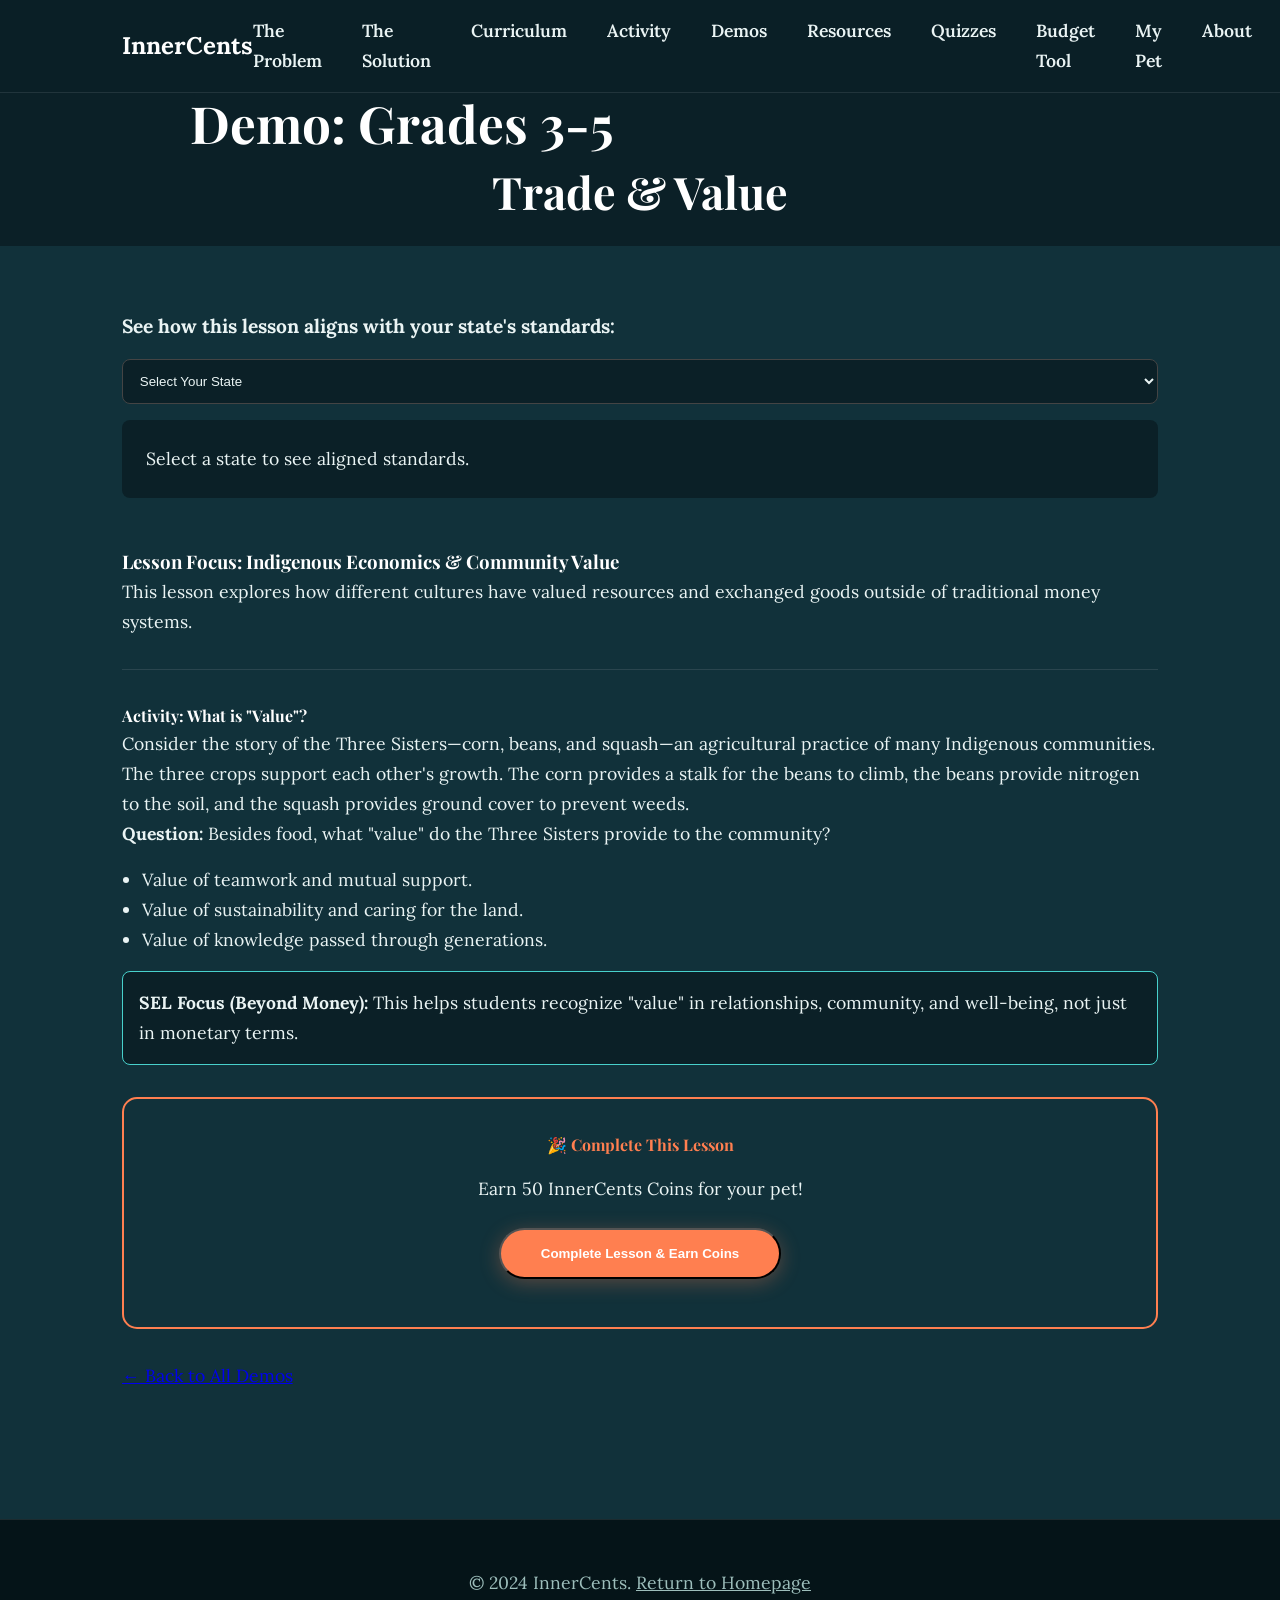
<file: demo-35.html>
<!DOCTYPE html>
<html lang="en">
<head>
    <meta charset="UTF-8">
    <meta name="viewport" content="width=device-width, initial-scale=1.0">
    <title>Demo: Grade 3-5 | InnerCents</title>
    <link rel="stylesheet" href="https://cdnjs.cloudflare.com/ajax/libs/font-awesome/5.15.4/css/all.min.css">
    <link rel="stylesheet" href="style.css">
    <link rel="preconnect" href="https://fonts.googleapis.com">
    <link rel="preconnect" href="https://fonts.gstatic.com" crossorigin>
    <link href="https://fonts.googleapis.com/css2?family=Playfair+Display:ital,wght@0,400..900;1,400..900&family=Lora:ital,wght@0,400..700;1,400..700&display=swap" rel="stylesheet">
</head>
<body data-grade-band="3-5">
    <nav class="main-nav">
        <div class="container">
            <a href="index.html" class="logo">InnerCents</a>
            <ul class="nav-links">
                <li><a href="index.html#problem">The Problem</a></li>
                <li><a href="index.html#solution">The Solution</a></li>
                <li><a href="index.html#curriculum">Curriculum</a></li>
                <li><a href="activity.html">Activity</a></li>
                <li><a href="demos.html">Demos</a></li>
                <li><a href="resources.html">Resources</a></li>
                <li><a href="quizzes.html">Quizzes</a></li>
                <li><a href="budgeting-tool.html">Budget Tool</a></li>
                <li><a href="reward-system.html">My Pet</a></li>
                <li><a href="index.html#about">About</a></li>
            </ul>
        </div>
    </nav>

    <header class="page-header">
        <div class="container">
            <h1>Demo: Grades 3-5</h1>
            <h2>Trade & Value</h2>
        </div>
    </header>

    <main>
        <section class="demo-container" style="padding-top: 4rem;">
            <div class="container">
                <!-- State Standards Alignment Tool -->
                <div class="standards-tool curriculum-topic" style="margin-bottom: 3rem;">
                    <label for="state-select" style="font-weight: bold; margin-bottom: 1rem; display: block; font-size: 1.2rem;">See how this lesson aligns with your state's standards:</label>
                    <select name="states" id="state-select" style="width: 100%; padding: 0.8rem; border-radius: 8px; border: 1px solid #444; background: var(--bg-dark); color: var(--text-light); margin-bottom: 1rem;">
                        <option value="">Select Your State</option>
                        <option value="California">California</option>
                        <option value="Texas">Texas</option>
                        <option value="New York">New York</option>
                        <option value="Florida">Florida</option>
                    </select>
                    <div id="standards-display" style="background: var(--bg-dark); padding: 1.5rem; border-radius: 8px;">
                        <p>Select a state to see aligned standards.</p>
                    </div>
                </div>

                <!-- Interactive Lesson Content -->
                <div class="lesson-content curriculum-topic">
                    <h3>Lesson Focus: Indigenous Economics & Community Value</h3>
                    <p>This lesson explores how different cultures have valued resources and exchanged goods outside of traditional money systems.</p>
                    
                    <div class="interactive-element" style="margin-top: 2rem; border-top: 1px solid rgba(139,148,158,0.2); padding-top: 2rem;">
                        <h4>Activity: What is "Value"?</h4>
                        <p>Consider the story of the Three Sisters—corn, beans, and squash—an agricultural practice of many Indigenous communities. The three crops support each other's growth. The corn provides a stalk for the beans to climb, the beans provide nitrogen to the soil, and the squash provides ground cover to prevent weeds.</p>
                        <p><strong>Question:</strong> Besides food, what "value" do the Three Sisters provide to the community?</p>
                        <ul style="margin-left: 20px; margin-top: 1rem;">
                            <li>Value of teamwork and mutual support.</li>
                            <li>Value of sustainability and caring for the land.</li>
                            <li>Value of knowledge passed through generations.</li>
                        </ul>
                        <p style="margin-top: 1rem; background-color: var(--bg-dark); padding: 1rem; border-radius: 8px; border: 1px solid var(--secondary-accent);"><strong>SEL Focus (Beyond Money):</strong> This helps students recognize "value" in relationships, community, and well-being, not just in monetary terms.</p>
                    </div>
                    
                    <!-- Reward System Integration -->
                    <div style="margin-top: 2rem; padding: 2rem; background: var(--bg-accent); border-radius: 15px; border: 2px solid var(--primary-accent); text-align: center;">
                        <h4 style="color: var(--primary-accent); margin-bottom: 1rem;">🎉 Complete This Lesson</h4>
                        <p style="margin-bottom: 1.5rem;">Earn 50 InnerCents Coins for your pet!</p>
                        <button id="complete-lesson-btn" class="cta-button" style="margin-bottom: 1rem;">Complete Lesson & Earn Coins</button>
                        <p id="completion-message" style="display: none; color: var(--secondary-accent); font-weight: bold; margin-top: 1rem;"></p>
                        <a href="reward-system.html" style="display: none; color: var(--secondary-accent); text-decoration: underline; margin-top: 1rem;" id="visit-pet-link">Visit Your Pet →</a>
                    </div>
                    
                     <a href="demos.html" class="back-button" style="margin-top: 2rem; display: inline-block;">&larr; Back to All Demos</a>
                </div>
            </div>
        </section>
    </main>
    
    <footer class="footer">
        <div class="container">
            <p>&copy; 2024 InnerCents. <a href="index.html" style="color: var(--text-muted);">Return to Homepage</a></p>
        </div>
    </footer>
    <script src="script.js"></script>
    <script src="lesson-completion.js"></script>
    <script>
        setupLessonCompletion('demo-35');
    </script>
</body>
</html>
</file>
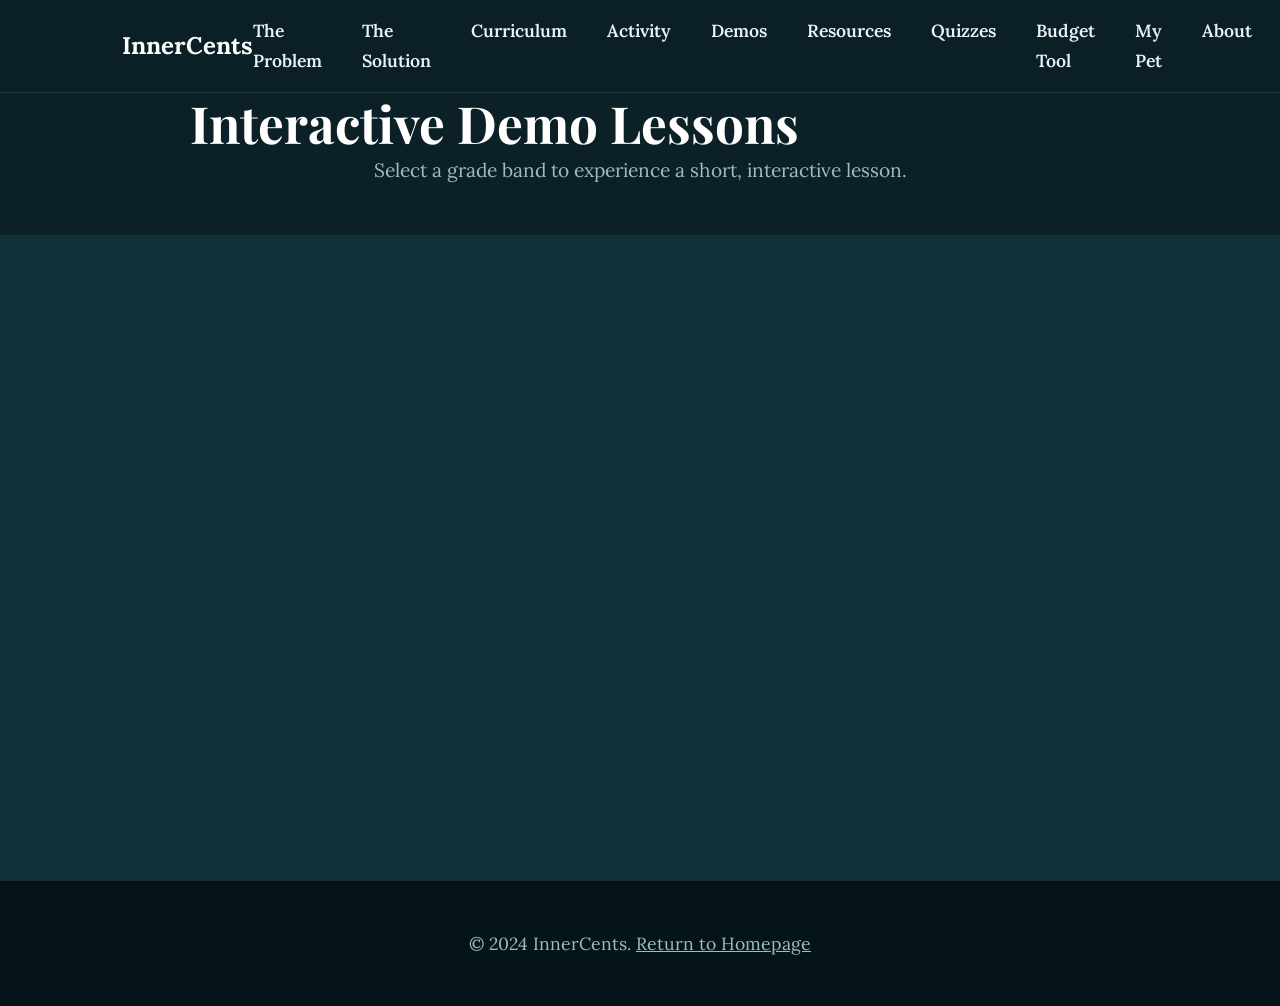
<file: demos.html>
<!DOCTYPE html>
<html lang="en">
<head>
    <meta charset="UTF-8">
    <meta name="viewport" content="width=device-width, initial-scale=1.0">
    <title>Interactive Demos | InnerCents</title>
    <link rel="stylesheet" href="https://cdnjs.cloudflare.com/ajax/libs/font-awesome/5.15.4/css/all.min.css">
    <link rel="stylesheet" href="style.css">
    <link rel="preconnect" href="https://fonts.googleapis.com">
    <link rel="preconnect" href="https://fonts.gstatic.com" crossorigin>
    <link href="https://fonts.googleapis.com/css2?family=Playfair+Display:ital,wght@0,400..900;1,400..900&family=Lora:ital,wght@0,400..700;1,400..700&display=swap" rel="stylesheet">
</head>
<body>
    <nav class="main-nav">
        <div class="container">
            <a href="index.html" class="logo">InnerCents</a>
            <ul class="nav-links">
                <li><a href="index.html#problem">The Problem</a></li>
                <li><a href="index.html#solution">The Solution</a></li>
                <li><a href="index.html#curriculum">Curriculum</a></li>
                <li><a href="activity.html">Activity</a></li>
                <li><a href="demos.html">Demos</a></li>
                <li><a href="resources.html">Resources</a></li>
                <li><a href="quizzes.html">Quizzes</a></li>
                <li><a href="budgeting-tool.html">Budget Tool</a></li>
                <li><a href="reward-system.html">My Pet</a></li>
                <li><a href="index.html#about">About</a></li>
            </ul>
        </div>
    </nav>

    <header class="page-header">
        <div class="container">
            <h1>Interactive Demo Lessons</h1>
            <p class="section-intro">Select a grade band to experience a short, interactive lesson.</p>
        </div>
    </header>

    <main>
        <section class="demo-portal" style="padding-top: 4rem;">
            <div class="container">
                <div class="grade-bands-wrapper">
                    <div class="grade-bands">
                        <a href="demo-k2.html" class="grade-card animate-on-scroll" data-animation="slide-in-up">
                            <h3>K-2: Foundations</h3>
                            <p>Introduction to Money & Cultural Stories About Sharing.</p>
                        </a>
                        <a href="demo-35.html" class="grade-card animate-on-scroll" data-animation="slide-in-up" data-animation-delay="0.1s">
                            <h3>3-5: Community Economics</h3>
                            <p>Trade & Value and Indigenous Economics.</p>
                        </a>
                        <a href="demo-68.html" class="grade-card animate-on-scroll" data-animation="slide-in-up" data-animation-delay="0.2s">
                            <h3>6-8: Systems & Advocacy</h3>
                            <p>Financial Systems and Alternative Economic Models.</p>
                        </a>
                        <a href="demo-912.html" class="grade-card animate-on-scroll" data-animation="slide-in-up" data-animation-delay="0.3s">
                            <h3>9-12: Systemic Change</h3>
                            <p>Economic Justice and Wealth Gap Analysis.</p>
                        </a>
                    </div>
                </div>
            </div>
        </section>
    </main>

    <footer class="footer">
        <div class="container">
            <p>&copy; 2024 InnerCents. <a href="index.html" style="color: var(--text-muted);">Return to Homepage</a></p>
        </div>
    </footer>
</body>
</html>
</file>
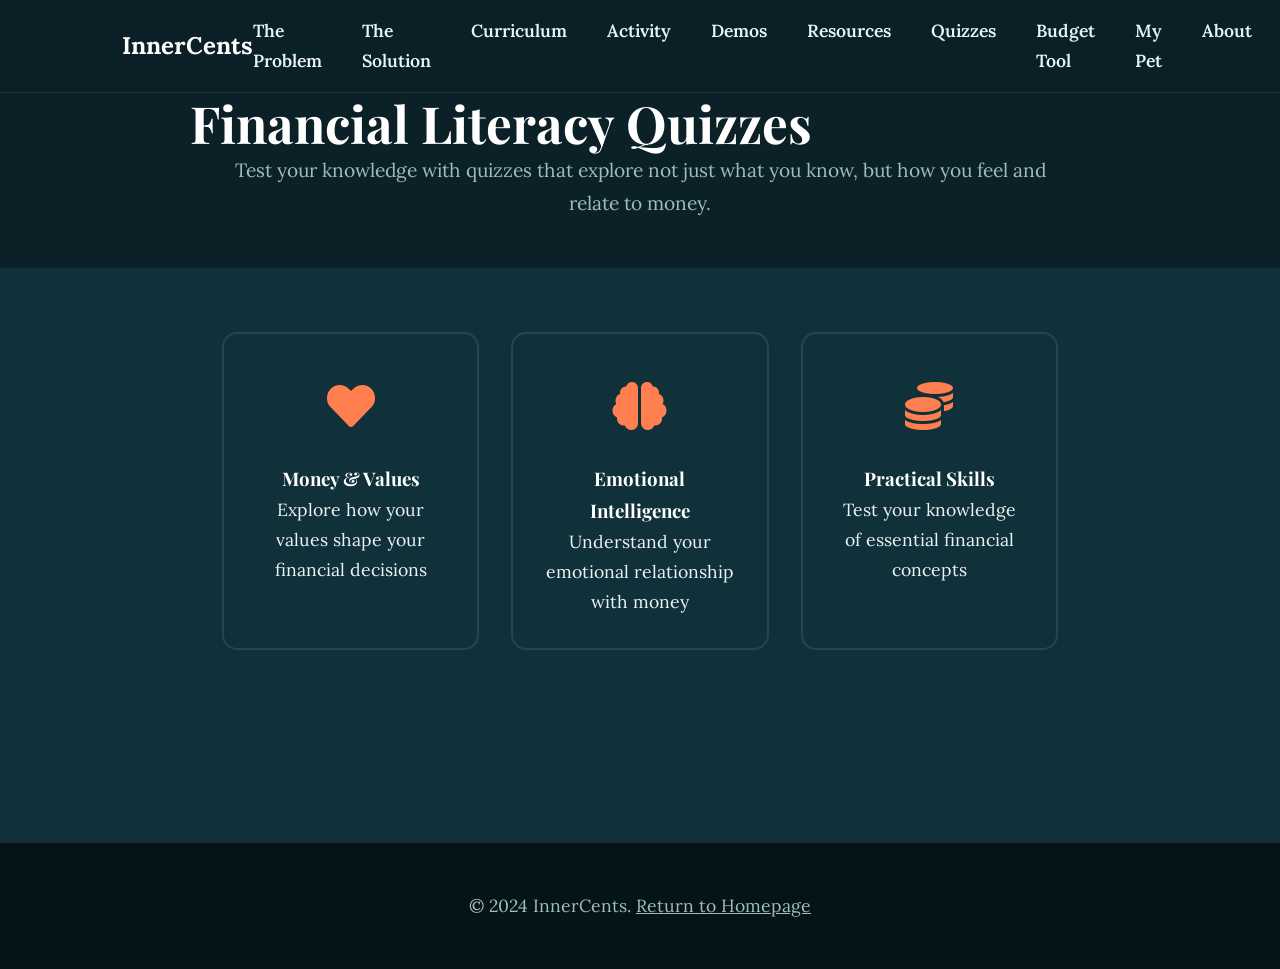
<file: quizzes.html>
<!DOCTYPE html>
<html lang="en">
<head>
    <meta charset="UTF-8">
    <meta name="viewport" content="width=device-width, initial-scale=1.0">
    <title>Financial Literacy Quizzes | InnerCents</title>
    <link rel="stylesheet" href="https://cdnjs.cloudflare.com/ajax/libs/font-awesome/5.15.4/css/all.min.css">
    <link rel="stylesheet" href="style.css">
    <link rel="preconnect" href="https://fonts.googleapis.com">
    <link rel="preconnect" href="https://fonts.gstatic.com" crossorigin>
    <link href="https://fonts.googleapis.com/css2?family=Playfair+Display:ital,wght@0,400..900;1,400..900&family=Lora:ital,wght@0,400..700;1,400..700&display=swap" rel="stylesheet">
    <style>
        .quiz-container {
            max-width: 900px;
            margin: 0 auto;
        }
        .quiz-selector {
            display: grid;
            grid-template-columns: repeat(auto-fit, minmax(250px, 1fr));
            gap: 2rem;
            margin-bottom: 4rem;
        }
        .quiz-card {
            background: var(--bg-accent);
            border-radius: 15px;
            padding: 2rem;
            border: 2px solid rgba(234, 244, 244, 0.1);
            cursor: pointer;
            transition: all 0.3s ease;
            text-align: center;
        }
        .quiz-card:hover {
            transform: translateY(-8px);
            box-shadow: 0 15px 35px rgba(0, 0, 0, 0.4);
            border-color: var(--secondary-accent);
        }
        .quiz-card.active {
            border-color: var(--primary-accent);
            border-width: 3px;
            background: var(--bg-dark);
        }
        .quiz-icon {
            font-size: 3rem;
            color: var(--primary-accent);
            margin-bottom: 1rem;
        }
        .quiz-content {
            display: none;
            background: var(--bg-accent);
            border-radius: 15px;
            padding: 3rem;
            margin-top: 2rem;
        }
        .quiz-content.active {
            display: block;
            animation: fadeIn 0.5s ease;
        }
        @keyframes fadeIn {
            from { opacity: 0; transform: translateY(20px); }
            to { opacity: 1; transform: translateY(0); }
        }
        .question {
            margin-bottom: 2.5rem;
            padding: 2rem;
            background: var(--bg-dark);
            border-radius: 12px;
            border-left: 4px solid var(--secondary-accent);
        }
        .question h4 {
            color: var(--heading-color);
            margin-bottom: 1rem;
            font-size: 1.3rem;
        }
        .question .interpersonal-note {
            background: rgba(72, 209, 204, 0.1);
            border-left: 3px solid var(--secondary-accent);
            padding: 1rem;
            margin-top: 1rem;
            font-style: italic;
            color: var(--text-muted);
            border-radius: 8px;
        }
        .options {
            display: flex;
            flex-direction: column;
            gap: 1rem;
        }
        .option {
            padding: 1rem 1.5rem;
            background: var(--bg-accent);
            border: 2px solid rgba(234, 244, 244, 0.1);
            border-radius: 10px;
            cursor: pointer;
            transition: all 0.3s ease;
        }
        .option:hover {
            border-color: var(--secondary-accent);
            transform: translateX(8px);
        }
        .option.selected {
            border-color: var(--primary-accent);
            background: rgba(255, 127, 80, 0.1);
        }
        .option.correct {
            border-color: #4CAF50;
            background: rgba(76, 175, 80, 0.1);
        }
        .option.incorrect {
            border-color: #f44336;
            background: rgba(244, 67, 54, 0.1);
        }
        .feedback {
            display: none;
            margin-top: 1rem;
            padding: 1.5rem;
            border-radius: 10px;
            background: var(--bg-accent);
        }
        .feedback.show {
            display: block;
            animation: fadeIn 0.3s ease;
        }
        .feedback.correct {
            border-left: 4px solid #4CAF50;
        }
        .feedback.incorrect {
            border-left: 4px solid #f44336;
        }
        .submit-quiz {
            margin-top: 2rem;
            text-align: center;
        }
        .quiz-results {
            display: none;
            background: var(--bg-dark);
            padding: 3rem;
            border-radius: 15px;
            text-align: center;
            margin-top: 2rem;
        }
        .quiz-results.show {
            display: block;
            animation: fadeIn 0.5s ease;
        }
        .score-display {
            font-size: 3rem;
            color: var(--primary-accent);
            font-weight: bold;
            margin: 1rem 0;
        }
    </style>
</head>
<body>
    <nav class="main-nav">
        <div class="container">
            <a href="index.html" class="logo">InnerCents</a>
            <ul class="nav-links">
                <li><a href="index.html#problem">The Problem</a></li>
                <li><a href="index.html#solution">The Solution</a></li>
                <li><a href="index.html#curriculum">Curriculum</a></li>
                <li><a href="activity.html">Activity</a></li>
                <li><a href="demos.html">Demos</a></li>
                <li><a href="resources.html">Resources</a></li>
                <li><a href="quizzes.html">Quizzes</a></li>
                <li><a href="budgeting-tool.html">Budget Tool</a></li>
                <li><a href="reward-system.html">My Pet</a></li>
                <li><a href="index.html#about">About</a></li>
            </ul>
        </div>
    </nav>

    <header class="page-header">
        <div class="container">
            <h1>Financial Literacy Quizzes</h1>
            <p class="section-intro">Test your knowledge with quizzes that explore not just what you know, but how you feel and relate to money.</p>
        </div>
    </header>

    <main>
        <section style="padding-top: 4rem;">
            <div class="container quiz-container">
                <div class="quiz-selector">
                    <div class="quiz-card" data-quiz="values">
                        <div class="quiz-icon"><i class="fas fa-heart"></i></div>
                        <h3>Money & Values</h3>
                        <p>Explore how your values shape your financial decisions</p>
                    </div>
                    <div class="quiz-card" data-quiz="emotional">
                        <div class="quiz-icon"><i class="fas fa-brain"></i></div>
                        <h3>Emotional Intelligence</h3>
                        <p>Understand your emotional relationship with money</p>
                    </div>
                    <div class="quiz-card" data-quiz="practical">
                        <div class="quiz-icon"><i class="fas fa-coins"></i></div>
                        <h3>Practical Skills</h3>
                        <p>Test your knowledge of essential financial concepts</p>
                    </div>
                </div>

                <!-- Values Quiz -->
                <div id="values-quiz" class="quiz-content">
                    <h2 style="text-align: center; margin-bottom: 2rem;">Money & Values Quiz</h2>
                    
                    <div class="question" data-correct="b">
                        <h4>Question 1: You receive $50 as a gift. What matters most to you when deciding how to use it?</h4>
                        <div class="options">
                            <div class="option" data-answer="a">Saving it all for a future goal</div>
                            <div class="option" data-answer="b">Sharing some with family or friends who might need it</div>
                            <div class="option" data-answer="c">Spending it on something fun for myself</div>
                            <div class="option" data-answer="d">Investing it to grow over time</div>
                        </div>
                        <div class="interpersonal-note">
                            <strong>💭 Reflection:</strong> There's no wrong answer here! This reveals your core values. Do you value security, generosity, joy, or growth? Understanding your values helps you make financial decisions that feel right.
                        </div>
                        <div class="feedback">
                            <p><strong>Insight:</strong> Your answer reflects your personal values around money. Someone who values community might naturally share, while someone focused on security might save. Both are valid—the key is knowing yourself!</p>
                        </div>
                    </div>

                    <div class="question" data-correct="open">
                        <h4>Question 2: When you think about money, what emotion comes up first?</h4>
                        <div class="options">
                            <div class="option" data-answer="a">Excitement and possibility</div>
                            <div class="option" data-answer="b">Stress and worry</div>
                            <div class="option" data-answer="c">Guilt or shame</div>
                            <div class="option" data-answer="d">Confusion or uncertainty</div>
                        </div>
                        <div class="interpersonal-note">
                            <strong>💭 Reflection:</strong> Our emotions about money are shaped by our experiences and what we've learned from family and culture. Recognizing these feelings is the first step to a healthier relationship with finances.
                        </div>
                        <div class="feedback">
                            <p><strong>Insight:</strong> All these emotions are common and valid! Many people feel stress about money because of systemic inequities or past experiences. Acknowledging your feelings helps you address them constructively.</p>
                        </div>
                    </div>

                    <div class="question" data-correct="c">
                        <h4>Question 3: Your friend wants to borrow money from you. What's your first consideration?</h4>
                        <div class="options">
                            <div class="option" data-answer="a">Can I afford to lend this without affecting my own needs?</div>
                            <div class="option" data-answer="b">Will they pay me back on time?</div>
                            <div class="option" data-answer="c">How can I help them in a way that preserves our friendship?</div>
                            <div class="option" data-answer="d">Is this enabling unhealthy financial behavior?</div>
                        </div>
                        <div class="interpersonal-note">
                            <strong>💭 Reflection:</strong> Money and relationships are complex! This question explores how you balance helping others with protecting yourself financially and emotionally.
                        </div>
                        <div class="feedback">
                            <p><strong>Insight:</strong> The "best" answer considers both practical finances AND the relationship. You can care about someone while also setting healthy boundaries. Sometimes the most caring response is helping them find other resources.</p>
                        </div>
                    </div>

                    <div class="submit-quiz">
                        <button class="cta-button" onclick="submitQuiz('values')">See My Results</button>
                    </div>

                    <div class="quiz-results" id="values-results">
                        <h3>Your Results</h3>
                        <div class="score-display"></div>
                        <p style="max-width: 600px; margin: 2rem auto; color: var(--text-muted);">
                            Remember: This quiz is about self-awareness, not right or wrong answers. Understanding your values and emotional responses to money helps you make financial decisions that align with who you are and what matters most to you.
                        </p>
                        <button class="cta-button" onclick="resetQuiz('values')">Try Another Quiz</button>
                    </div>
                </div>

                <!-- Emotional Intelligence Quiz -->
                <div id="emotional-quiz" class="quiz-content">
                    <h2 style="text-align: center; margin-bottom: 2rem;">Emotional Intelligence & Money Quiz</h2>
                    
                    <div class="question" data-correct="b">
                        <h4>Question 1: You just made an impulse purchase you regret. How do you respond?</h4>
                        <div class="options">
                            <div class="option" data-answer="a">Beat myself up about it and promise never to do it again</div>
                            <div class="option" data-answer="b">Acknowledge the feeling, understand what triggered it, and plan differently</div>
                            <div class="option" data-answer="c">Ignore it and move on—everyone makes mistakes</div>
                            <div class="option" data-answer="d">Return the item immediately, no matter what</div>
                        </div>
                        <div class="interpersonal-note">
                            <strong>💭 Reflection:</strong> How we respond to financial mistakes reveals our emotional maturity. Self-compassion combined with learning is more effective than shame or avoidance.
                        </div>
                        <div class="feedback">
                            <p><strong>Insight:</strong> Option B shows emotional intelligence! It combines self-compassion with accountability. Understanding WHY we made the purchase (stress? boredom? peer pressure?) helps prevent future regrets.</p>
                        </div>
                    </div>

                    <div class="question" data-correct="c">
                        <h4>Question 2: A family member criticizes your spending habits. How do you feel and respond?</h4>
                        <div class="options">
                            <div class="option" data-answer="a">Defensive—they don't understand my situation</div>
                            <div class="option" data-answer="b">Ashamed—maybe they're right to judge me</div>
                            <div class="option" data-answer="c">Curious—what can I learn, even if the delivery was harsh?</div>
                            <div class="option" data-answer="d">Angry—my money is none of their business</div>
                        </div>
                        <div class="interpersonal-note">
                            <strong>💭 Reflection:</strong> Money conversations with family can be emotionally charged. How we navigate criticism reveals our ability to separate emotions from useful feedback.
                        </div>
                        <div class="feedback">
                            <p><strong>Insight:</strong> While all reactions are understandable, curiosity helps us grow! We can acknowledge our feelings (defensiveness, shame, anger) while still asking: "Is there wisdom here I can use?" It doesn't mean the criticism was fair—just that we're emotionally mature enough to extract value.</p>
                        </div>
                    </div>

                    <div class="question" data-correct="a">
                        <h4>Question 3: You see friends enjoying things you can't afford right now. What helps you most?</h4>
                        <div class="options">
                            <div class="option" data-answer="a">Remembering my own values and goals—I'm on my own journey</div>
                            <div class="option" data-answer="b">Finding free or low-cost ways to connect with them</div>
                            <div class="option" data-answer="c">Avoiding situations where I feel "less than"</div>
                            <div class="option" data-answer="d">Working extra hours to keep up financially</div>
                        </div>
                        <div class="interpersonal-note">
                            <strong>💭 Reflection:</strong> Social comparison around money is natural but can be painful. Emotional intelligence means recognizing these feelings and responding in healthy ways.
                        </div>
                        <div class="feedback">
                            <p><strong>Insight:</strong> Options A and B both show emotional intelligence! A focuses on internal values (reducing comparison), while B maintains connections creatively. C might protect you short-term but could increase isolation. D risks burnout and keeps you stuck in comparison mode.</p>
                        </div>
                    </div>

                    <div class="submit-quiz">
                        <button class="cta-button" onclick="submitQuiz('emotional')">See My Results</button>
                    </div>

                    <div class="quiz-results" id="emotional-results">
                        <h3>Your Emotional Intelligence Score</h3>
                        <div class="score-display"></div>
                        <p style="max-width: 600px; margin: 2rem auto; color: var(--text-muted);">
                            Emotional intelligence with money is a skill you can develop! The more you practice recognizing your feelings, understanding what triggers them, and responding thoughtfully, the stronger this skill becomes.
                        </p>
                        <button class="cta-button" onclick="resetQuiz('emotional')">Try Another Quiz</button>
                    </div>
                </div>

                <!-- Practical Skills Quiz -->
                <div id="practical-quiz" class="quiz-content">
                    <h2 style="text-align: center; margin-bottom: 2rem;">Practical Financial Skills Quiz</h2>
                    
                    <div class="question" data-correct="b">
                        <h4>Question 1: What is the 50/30/20 budgeting rule?</h4>
                        <div class="options">
                            <div class="option" data-answer="a">Save 50%, spend 30%, invest 20%</div>
                            <div class="option" data-answer="b">50% needs, 30% wants, 20% savings</div>
                            <div class="option" data-answer="c">50% housing, 30% food, 20% other</div>
                            <div class="option" data-answer="d">Spend 50 days planning, 30 days acting, 20 days reviewing</div>
                        </div>
                        <div class="interpersonal-note">
                            <strong>💭 Reflection:</strong> Budgeting rules are guidelines, not rigid laws. Different life circumstances require different approaches. What matters is finding a system that works for YOUR life.
                        </div>
                        <div class="feedback">
                            <p><strong>Correct!</strong> The 50/30/20 rule suggests 50% for needs (housing, food, utilities), 30% for wants (entertainment, dining out), and 20% for savings and debt repayment. But remember—if you're in a high cost-of-living area or facing systemic barriers, these percentages might not be realistic. Adapt the concept to your reality!</p>
                        </div>
                    </div>

                    <div class="question" data-correct="c">
                        <h4>Question 2: What does it mean to "pay yourself first"?</h4>
                        <div class="options">
                            <div class="option" data-answer="a">Spend money on things you enjoy before paying bills</div>
                            <div class="option" data-answer="b">Always withdraw cash before using cards</div>
                            <div class="option" data-answer="c">Put money into savings before spending on anything else</div>
                            <div class="option" data-answer="d">Prioritize your salary over side income</div>
                        </div>
                        <div class="interpersonal-note">
                            <strong>💭 Reflection:</strong> This concept recognizes that if we wait to save "what's left over," there often isn't anything left. It's about prioritizing your future self—an act of self-care!
                        </div>
                        <div class="feedback">
                            <p><strong>Correct!</strong> "Pay yourself first" means setting aside savings as soon as you get income, treating it like a non-negotiable bill to your future self. This ensures you're building wealth and security, not just surviving paycheck to paycheck.</p>
                        </div>
                    </div>

                    <div class="question" data-correct="a">
                        <h4>Question 3: What is a credit score primarily used for?</h4>
                        <div class="options">
                            <div class="option" data-answer="a">To determine how trustworthy you are with borrowed money</div>
                            <div class="option" data-answer="b">To calculate how much money you have in the bank</div>
                            <div class="option" data-answer="c">To track your investment portfolio performance</div>
                            <div class="option" data-answer="d">To determine your annual salary</div>
                        </div>
                        <div class="interpersonal-note">
                            <strong>💭 Reflection:</strong> Credit scores can feel like a judgment of your worth, but they're really just a tool lenders use. Understanding how they work helps you use them strategically, not let them define you.
                        </div>
                        <div class="feedback">
                            <p><strong>Correct!</strong> Your credit score (usually 300-850) shows lenders how reliably you've managed credit in the past. Higher scores can get you better interest rates on loans. But remember: having a lower score doesn't make you a bad person—it just means you need to rebuild that trust with lenders, often after facing systemic barriers or life challenges.</p>
                        </div>
                    </div>

                    <div class="submit-quiz">
                        <button class="cta-button" onclick="submitQuiz('practical')">See My Results</button>
                    </div>

                    <div class="quiz-results" id="practical-results">
                        <h3>Your Practical Skills Score</h3>
                        <div class="score-display"></div>
                        <p style="max-width: 600px; margin: 2rem auto; color: var(--text-muted);">
                            Financial literacy is learned, not innate! If you didn't know some answers, that's okay—it means our education system failed to teach you, not that you failed. The fact that you're here learning shows growth and commitment to your financial future.
                        </p>
                        <button class="cta-button" onclick="resetQuiz('practical')">Try Another Quiz</button>
                    </div>
                </div>
            </div>
        </section>
    </main>

    <footer class="footer">
        <div class="container">
            <p>&copy; 2024 InnerCents. <a href="index.html" style="color: var(--text-muted);">Return to Homepage</a></p>
        </div>
    </footer>
    
    <script src="script.js"></script>
    <script>
        // Quiz functionality
        document.addEventListener('DOMContentLoaded', () => {
            const quizCards = document.querySelectorAll('.quiz-card');
            const quizContents = document.querySelectorAll('.quiz-content');
            
            // Quiz card selection
            quizCards.forEach(card => {
                card.addEventListener('click', () => {
                    const quizType = card.getAttribute('data-quiz');
                    
                    // Remove active class from all cards and contents
                    quizCards.forEach(c => c.classList.remove('active'));
                    quizContents.forEach(c => c.classList.remove('active'));
                    
                    // Add active class to selected card and content
                    card.classList.add('active');
                    document.getElementById(`${quizType}-quiz`).classList.add('active');
                    
                    // Scroll to quiz
                    document.getElementById(`${quizType}-quiz`).scrollIntoView({ behavior: 'smooth', block: 'start' });
                });
            });

            // Option selection
            document.querySelectorAll('.option').forEach(option => {
                option.addEventListener('click', function() {
                    const question = this.closest('.question');
                    const options = question.querySelectorAll('.option');
                    
                    // Remove selected class from all options in this question
                    options.forEach(opt => opt.classList.remove('selected'));
                    
                    // Add selected class to clicked option
                    this.classList.add('selected');
                    
                    // Show feedback
                    const feedback = question.querySelector('.feedback');
                    feedback.classList.add('show');
                });
            });
        });

        function submitQuiz(quizType) {
            const quiz = document.getElementById(`${quizType}-quiz`);
            const questions = quiz.querySelectorAll('.question');
            let correct = 0;
            let answered = 0;
            
            questions.forEach(question => {
                const selectedOption = question.querySelector('.option.selected');
                if (selectedOption) {
                    answered++;
                    const correctAnswer = question.getAttribute('data-correct');
                    const selectedAnswer = selectedOption.getAttribute('data-answer');
                    
                    if (correctAnswer === 'open' || selectedAnswer === correctAnswer) {
                        correct++;
                        selectedOption.classList.add('correct');
                    } else if (correctAnswer !== 'open') {
                        selectedOption.classList.add('incorrect');
                        // Show correct answer
                        question.querySelector(`[data-answer="${correctAnswer}"]`).classList.add('correct');
                    }
                }
            });
            
            if (answered === questions.length) {
                const results = document.getElementById(`${quizType}-results`);
                const scoreDisplay = results.querySelector('.score-display');
                const percentage = Math.round((correct / questions.length) * 100);
                
                scoreDisplay.textContent = `${correct} out of ${questions.length} (${percentage}%)`;
                results.classList.add('show');
                results.scrollIntoView({ behavior: 'smooth', block: 'center' });
                
                // Hide submit button
                quiz.querySelector('.submit-quiz').style.display = 'none';
            } else {
                alert('Please answer all questions before submitting!');
            }
        }

        function resetQuiz(quizType) {
            const quiz = document.getElementById(`${quizType}-quiz`);
            
            // Reset all options
            quiz.querySelectorAll('.option').forEach(option => {
                option.classList.remove('selected', 'correct', 'incorrect');
            });
            
            // Hide all feedback
            quiz.querySelectorAll('.feedback').forEach(feedback => {
                feedback.classList.remove('show');
            });
            
            // Hide results
            quiz.querySelector('.quiz-results').classList.remove('show');
            
            // Show submit button
            quiz.querySelector('.submit-quiz').style.display = 'block';
            
            // Scroll to top of quiz
            quiz.scrollIntoView({ behavior: 'smooth', block: 'start' });
            
            // Clear active quiz selection
            document.querySelectorAll('.quiz-card').forEach(card => card.classList.remove('active'));
            quiz.classList.remove('active');
        }
    </script>
</body>
</html>
</file>
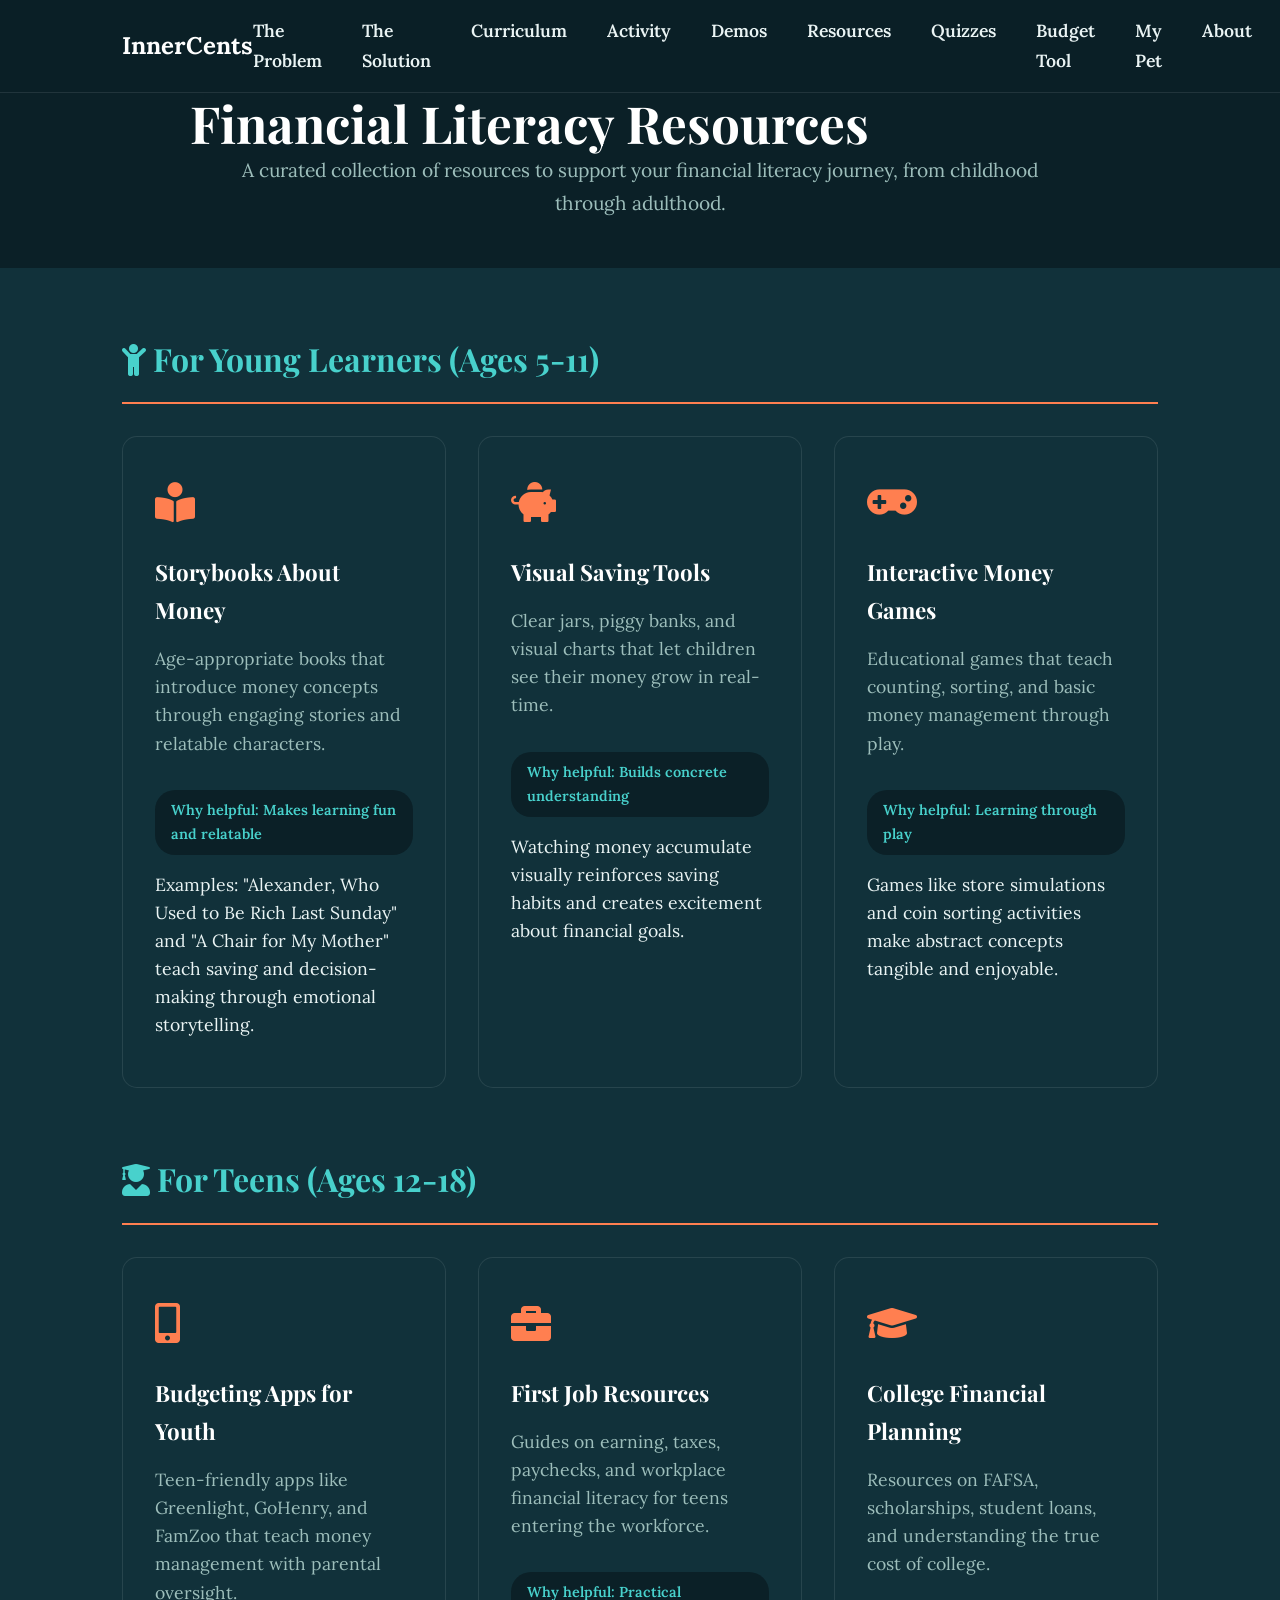
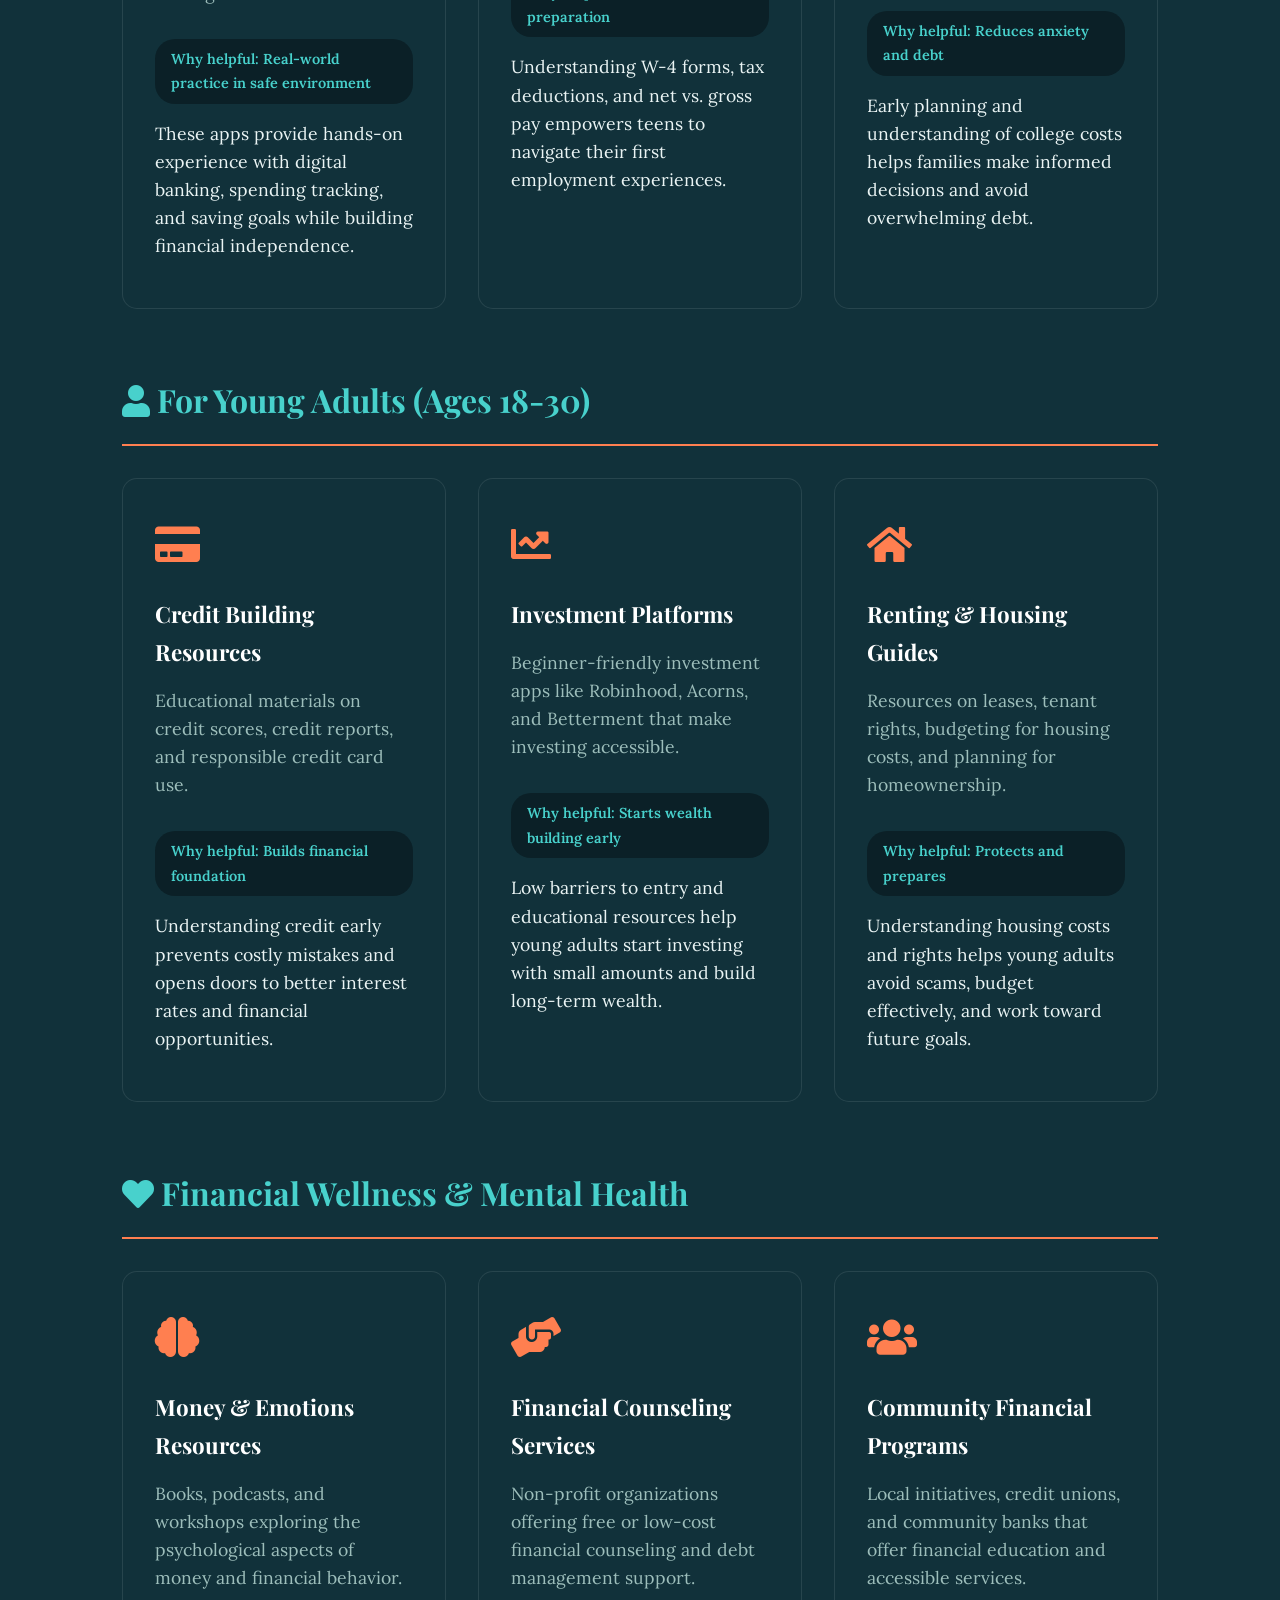
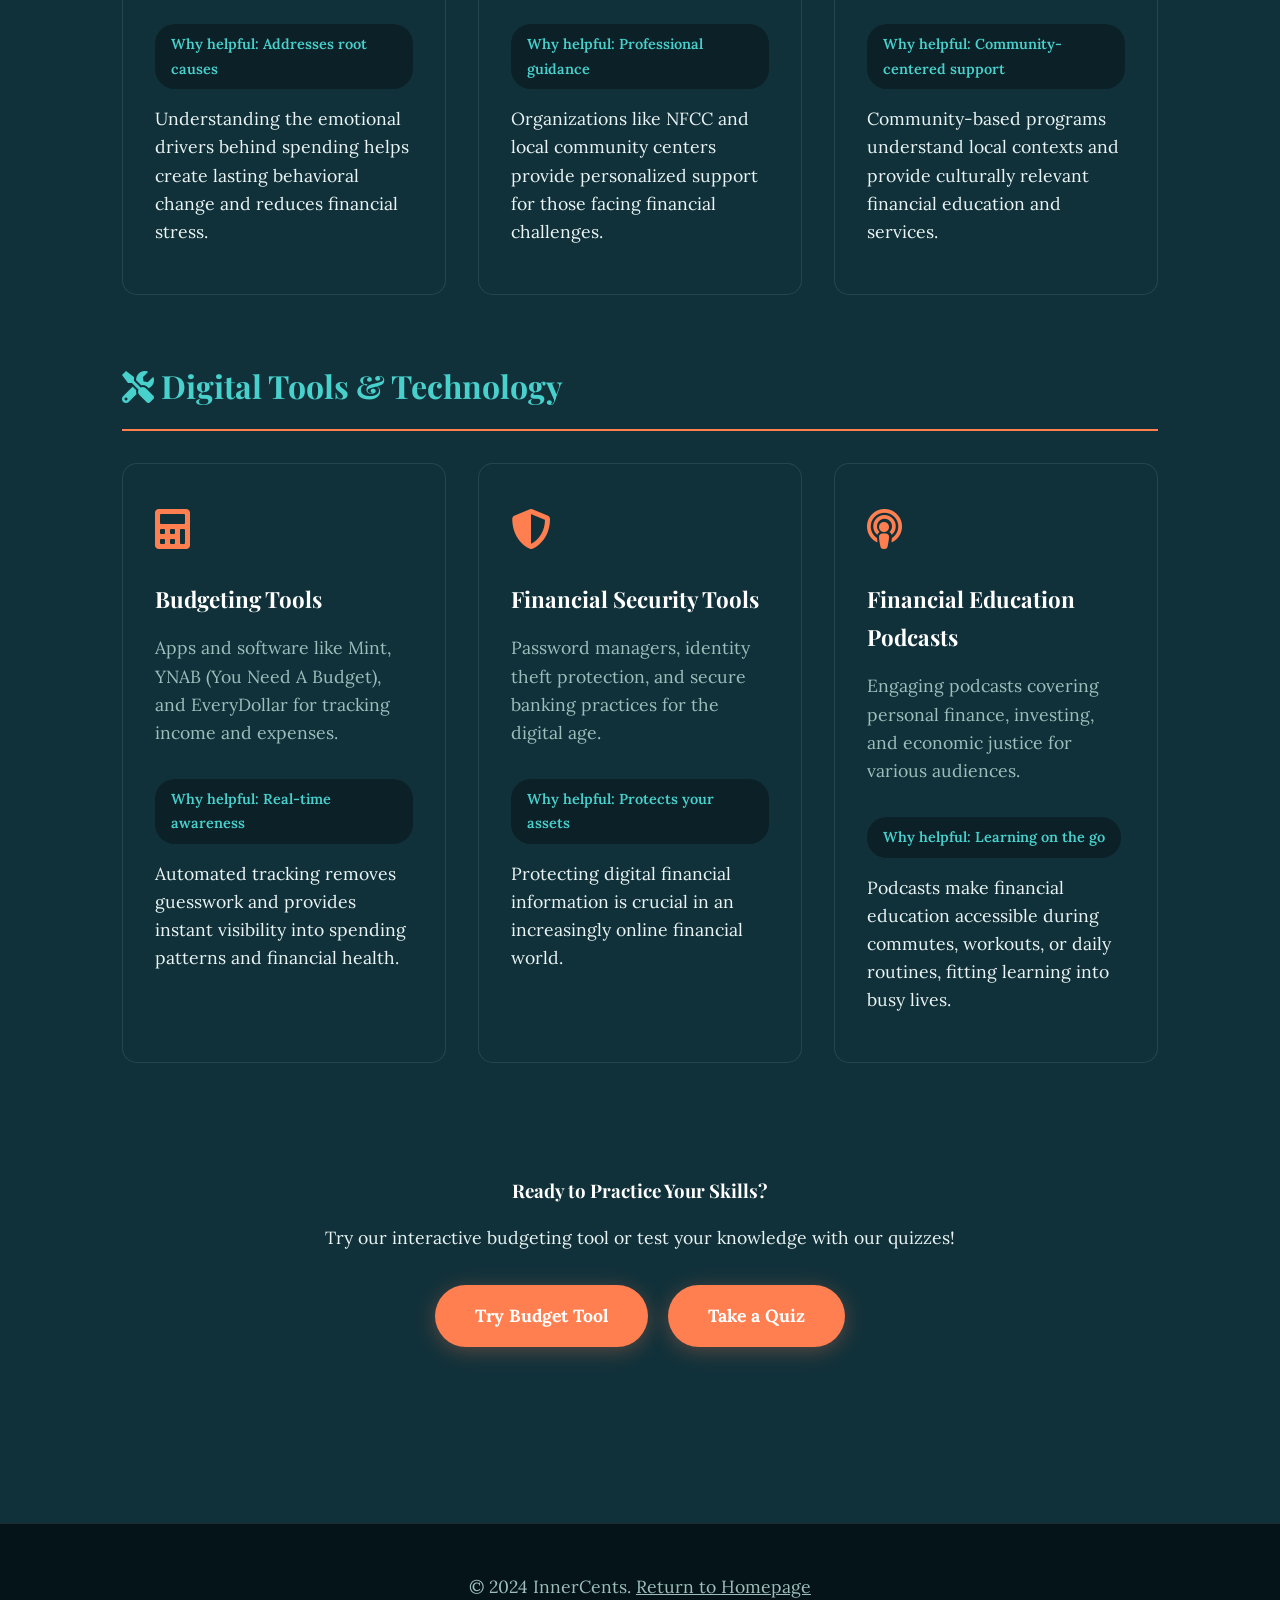
<file: resources.html>
<!DOCTYPE html>
<html lang="en">
<head>
    <meta charset="UTF-8">
    <meta name="viewport" content="width=device-width, initial-scale=1.0">
    <title>Financial Literacy Resources | InnerCents</title>
    <link rel="stylesheet" href="https://cdnjs.cloudflare.com/ajax/libs/font-awesome/5.15.4/css/all.min.css">
    <link rel="stylesheet" href="style.css">
    <link rel="preconnect" href="https://fonts.googleapis.com">
    <link rel="preconnect" href="https://fonts.gstatic.com" crossorigin>
    <link href="https://fonts.googleapis.com/css2?family=Playfair+Display:ital,wght@0,400..900;1,400..900&family=Lora:ital,wght@0,400..700;1,400..700&display=swap" rel="stylesheet">
    <style>
        .resource-category {
            margin-bottom: 4rem;
        }
        .resource-category h3 {
            color: var(--secondary-accent);
            font-size: 2rem;
            margin-bottom: 2rem;
            border-bottom: 2px solid var(--primary-accent);
            padding-bottom: 1rem;
        }
        .resource-grid {
            display: grid;
            grid-template-columns: repeat(auto-fit, minmax(300px, 1fr));
            gap: 2rem;
            margin-top: 2rem;
        }
        .resource-card {
            background: var(--bg-accent);
            border-radius: 15px;
            padding: 2rem;
            border: 1px solid rgba(234, 244, 244, 0.1);
            transition: all 0.3s ease;
        }
        .resource-card:hover {
            transform: translateY(-8px);
            box-shadow: 0 15px 35px rgba(0, 0, 0, 0.4);
            border-color: var(--secondary-accent);
        }
        .resource-card h4 {
            color: var(--heading-color);
            font-size: 1.4rem;
            margin-bottom: 1rem;
        }
        .resource-card .resource-icon {
            font-size: 2.5rem;
            color: var(--primary-accent);
            margin-bottom: 1rem;
        }
        .resource-card p {
            color: var(--text-muted);
            margin-bottom: 1rem;
            line-height: 1.6;
        }
        .resource-card .helpful-tag {
            display: inline-block;
            background: var(--bg-dark);
            color: var(--secondary-accent);
            padding: 0.5rem 1rem;
            border-radius: 20px;
            font-size: 0.9rem;
            font-weight: 600;
            margin-top: 1rem;
        }
        .resource-link {
            display: inline-block;
            color: var(--primary-accent);
            text-decoration: none;
            font-weight: 600;
            margin-top: 1rem;
            transition: color 0.3s ease;
        }
        .resource-link:hover {
            color: var(--primary-accent-hover);
        }
    </style>
</head>
<body>
    <nav class="main-nav">
        <div class="container">
            <a href="index.html" class="logo">InnerCents</a>
            <ul class="nav-links">
                <li><a href="index.html#problem">The Problem</a></li>
                <li><a href="index.html#solution">The Solution</a></li>
                <li><a href="index.html#curriculum">Curriculum</a></li>
                <li><a href="activity.html">Activity</a></li>
                <li><a href="demos.html">Demos</a></li>
                <li><a href="resources.html">Resources</a></li>
                <li><a href="quizzes.html">Quizzes</a></li>
                <li><a href="budgeting-tool.html">Budget Tool</a></li>
                <li><a href="reward-system.html">My Pet</a></li>
                <li><a href="index.html#about">About</a></li>
            </ul>
        </div>
    </nav>

    <header class="page-header">
        <div class="container">
            <h1>Financial Literacy Resources</h1>
            <p class="section-intro">A curated collection of resources to support your financial literacy journey, from childhood through adulthood.</p>
        </div>
    </header>

    <main>
        <section style="padding-top: 4rem;">
            <div class="container">
                <!-- For Young Learners (K-5) -->
                <div class="resource-category">
                    <h3><i class="fas fa-child"></i> For Young Learners (Ages 5-11)</h3>
                    <div class="resource-grid">
                        <div class="resource-card">
                            <div class="resource-icon"><i class="fas fa-book-reader"></i></div>
                            <h4>Storybooks About Money</h4>
                            <p>Age-appropriate books that introduce money concepts through engaging stories and relatable characters.</p>
                            <span class="helpful-tag">Why helpful: Makes learning fun and relatable</span>
                            <p style="margin-top: 1rem; color: var(--text-light);">Examples: "Alexander, Who Used to Be Rich Last Sunday" and "A Chair for My Mother" teach saving and decision-making through emotional storytelling.</p>
                        </div>
                        <div class="resource-card">
                            <div class="resource-icon"><i class="fas fa-piggy-bank"></i></div>
                            <h4>Visual Saving Tools</h4>
                            <p>Clear jars, piggy banks, and visual charts that let children see their money grow in real-time.</p>
                            <span class="helpful-tag">Why helpful: Builds concrete understanding</span>
                            <p style="margin-top: 1rem; color: var(--text-light);">Watching money accumulate visually reinforces saving habits and creates excitement about financial goals.</p>
                        </div>
                        <div class="resource-card">
                            <div class="resource-icon"><i class="fas fa-gamepad"></i></div>
                            <h4>Interactive Money Games</h4>
                            <p>Educational games that teach counting, sorting, and basic money management through play.</p>
                            <span class="helpful-tag">Why helpful: Learning through play</span>
                            <p style="margin-top: 1rem; color: var(--text-light);">Games like store simulations and coin sorting activities make abstract concepts tangible and enjoyable.</p>
                        </div>
                    </div>
                </div>

                <!-- For Teens (6-12) -->
                <div class="resource-category">
                    <h3><i class="fas fa-user-graduate"></i> For Teens (Ages 12-18)</h3>
                    <div class="resource-grid">
                        <div class="resource-card">
                            <div class="resource-icon"><i class="fas fa-mobile-alt"></i></div>
                            <h4>Budgeting Apps for Youth</h4>
                            <p>Teen-friendly apps like Greenlight, GoHenry, and FamZoo that teach money management with parental oversight.</p>
                            <span class="helpful-tag">Why helpful: Real-world practice in safe environment</span>
                            <p style="margin-top: 1rem; color: var(--text-light);">These apps provide hands-on experience with digital banking, spending tracking, and saving goals while building financial independence.</p>
                        </div>
                        <div class="resource-card">
                            <div class="resource-icon"><i class="fas fa-briefcase"></i></div>
                            <h4>First Job Resources</h4>
                            <p>Guides on earning, taxes, paychecks, and workplace financial literacy for teens entering the workforce.</p>
                            <span class="helpful-tag">Why helpful: Practical preparation</span>
                            <p style="margin-top: 1rem; color: var(--text-light);">Understanding W-4 forms, tax deductions, and net vs. gross pay empowers teens to navigate their first employment experiences.</p>
                        </div>
                        <div class="resource-card">
                            <div class="resource-icon"><i class="fas fa-graduation-cap"></i></div>
                            <h4>College Financial Planning</h4>
                            <p>Resources on FAFSA, scholarships, student loans, and understanding the true cost of college.</p>
                            <span class="helpful-tag">Why helpful: Reduces anxiety and debt</span>
                            <p style="margin-top: 1rem; color: var(--text-light);">Early planning and understanding of college costs helps families make informed decisions and avoid overwhelming debt.</p>
                        </div>
                    </div>
                </div>

                <!-- For Young Adults (18-30) -->
                <div class="resource-category">
                    <h3><i class="fas fa-user"></i> For Young Adults (Ages 18-30)</h3>
                    <div class="resource-grid">
                        <div class="resource-card">
                            <div class="resource-icon"><i class="fas fa-credit-card"></i></div>
                            <h4>Credit Building Resources</h4>
                            <p>Educational materials on credit scores, credit reports, and responsible credit card use.</p>
                            <span class="helpful-tag">Why helpful: Builds financial foundation</span>
                            <p style="margin-top: 1rem; color: var(--text-light);">Understanding credit early prevents costly mistakes and opens doors to better interest rates and financial opportunities.</p>
                        </div>
                        <div class="resource-card">
                            <div class="resource-icon"><i class="fas fa-chart-line"></i></div>
                            <h4>Investment Platforms</h4>
                            <p>Beginner-friendly investment apps like Robinhood, Acorns, and Betterment that make investing accessible.</p>
                            <span class="helpful-tag">Why helpful: Starts wealth building early</span>
                            <p style="margin-top: 1rem; color: var(--text-light);">Low barriers to entry and educational resources help young adults start investing with small amounts and build long-term wealth.</p>
                        </div>
                        <div class="resource-card">
                            <div class="resource-icon"><i class="fas fa-home"></i></div>
                            <h4>Renting & Housing Guides</h4>
                            <p>Resources on leases, tenant rights, budgeting for housing costs, and planning for homeownership.</p>
                            <span class="helpful-tag">Why helpful: Protects and prepares</span>
                            <p style="margin-top: 1rem; color: var(--text-light);">Understanding housing costs and rights helps young adults avoid scams, budget effectively, and work toward future goals.</p>
                        </div>
                    </div>
                </div>

                <!-- Financial Wellness & Mental Health -->
                <div class="resource-category">
                    <h3><i class="fas fa-heart"></i> Financial Wellness & Mental Health</h3>
                    <div class="resource-grid">
                        <div class="resource-card">
                            <div class="resource-icon"><i class="fas fa-brain"></i></div>
                            <h4>Money & Emotions Resources</h4>
                            <p>Books, podcasts, and workshops exploring the psychological aspects of money and financial behavior.</p>
                            <span class="helpful-tag">Why helpful: Addresses root causes</span>
                            <p style="margin-top: 1rem; color: var(--text-light);">Understanding the emotional drivers behind spending helps create lasting behavioral change and reduces financial stress.</p>
                        </div>
                        <div class="resource-card">
                            <div class="resource-icon"><i class="fas fa-hands-helping"></i></div>
                            <h4>Financial Counseling Services</h4>
                            <p>Non-profit organizations offering free or low-cost financial counseling and debt management support.</p>
                            <span class="helpful-tag">Why helpful: Professional guidance</span>
                            <p style="margin-top: 1rem; color: var(--text-light);">Organizations like NFCC and local community centers provide personalized support for those facing financial challenges.</p>
                        </div>
                        <div class="resource-card">
                            <div class="resource-icon"><i class="fas fa-users"></i></div>
                            <h4>Community Financial Programs</h4>
                            <p>Local initiatives, credit unions, and community banks that offer financial education and accessible services.</p>
                            <span class="helpful-tag">Why helpful: Community-centered support</span>
                            <p style="margin-top: 1rem; color: var(--text-light);">Community-based programs understand local contexts and provide culturally relevant financial education and services.</p>
                        </div>
                    </div>
                </div>

                <!-- Tools & Technology -->
                <div class="resource-category">
                    <h3><i class="fas fa-tools"></i> Digital Tools & Technology</h3>
                    <div class="resource-grid">
                        <div class="resource-card">
                            <div class="resource-icon"><i class="fas fa-calculator"></i></div>
                            <h4>Budgeting Tools</h4>
                            <p>Apps and software like Mint, YNAB (You Need A Budget), and EveryDollar for tracking income and expenses.</p>
                            <span class="helpful-tag">Why helpful: Real-time awareness</span>
                            <p style="margin-top: 1rem; color: var(--text-light);">Automated tracking removes guesswork and provides instant visibility into spending patterns and financial health.</p>
                        </div>
                        <div class="resource-card">
                            <div class="resource-icon"><i class="fas fa-shield-alt"></i></div>
                            <h4>Financial Security Tools</h4>
                            <p>Password managers, identity theft protection, and secure banking practices for the digital age.</p>
                            <span class="helpful-tag">Why helpful: Protects your assets</span>
                            <p style="margin-top: 1rem; color: var(--text-light);">Protecting digital financial information is crucial in an increasingly online financial world.</p>
                        </div>
                        <div class="resource-card">
                            <div class="resource-icon"><i class="fas fa-podcast"></i></div>
                            <h4>Financial Education Podcasts</h4>
                            <p>Engaging podcasts covering personal finance, investing, and economic justice for various audiences.</p>
                            <span class="helpful-tag">Why helpful: Learning on the go</span>
                            <p style="margin-top: 1rem; color: var(--text-light);">Podcasts make financial education accessible during commutes, workouts, or daily routines, fitting learning into busy lives.</p>
                        </div>
                    </div>
                </div>

                <div style="text-align: center; margin-top: 4rem; padding: 3rem; background: var(--bg-accent); border-radius: 20px;">
                    <h3 style="margin-bottom: 1rem;">Ready to Practice Your Skills?</h3>
                    <p style="margin-bottom: 2rem;">Try our interactive budgeting tool or test your knowledge with our quizzes!</p>
                    <a href="budgeting-tool.html" class="cta-button" style="margin-right: 1rem;">Try Budget Tool</a>
                    <a href="quizzes.html" class="cta-button">Take a Quiz</a>
                </div>
            </div>
        </section>
    </main>

    <footer class="footer">
        <div class="container">
            <p>&copy; 2024 InnerCents. <a href="index.html" style="color: var(--text-muted);">Return to Homepage</a></p>
        </div>
    </footer>
    <script src="script.js"></script>
</body>
</html>
</file>
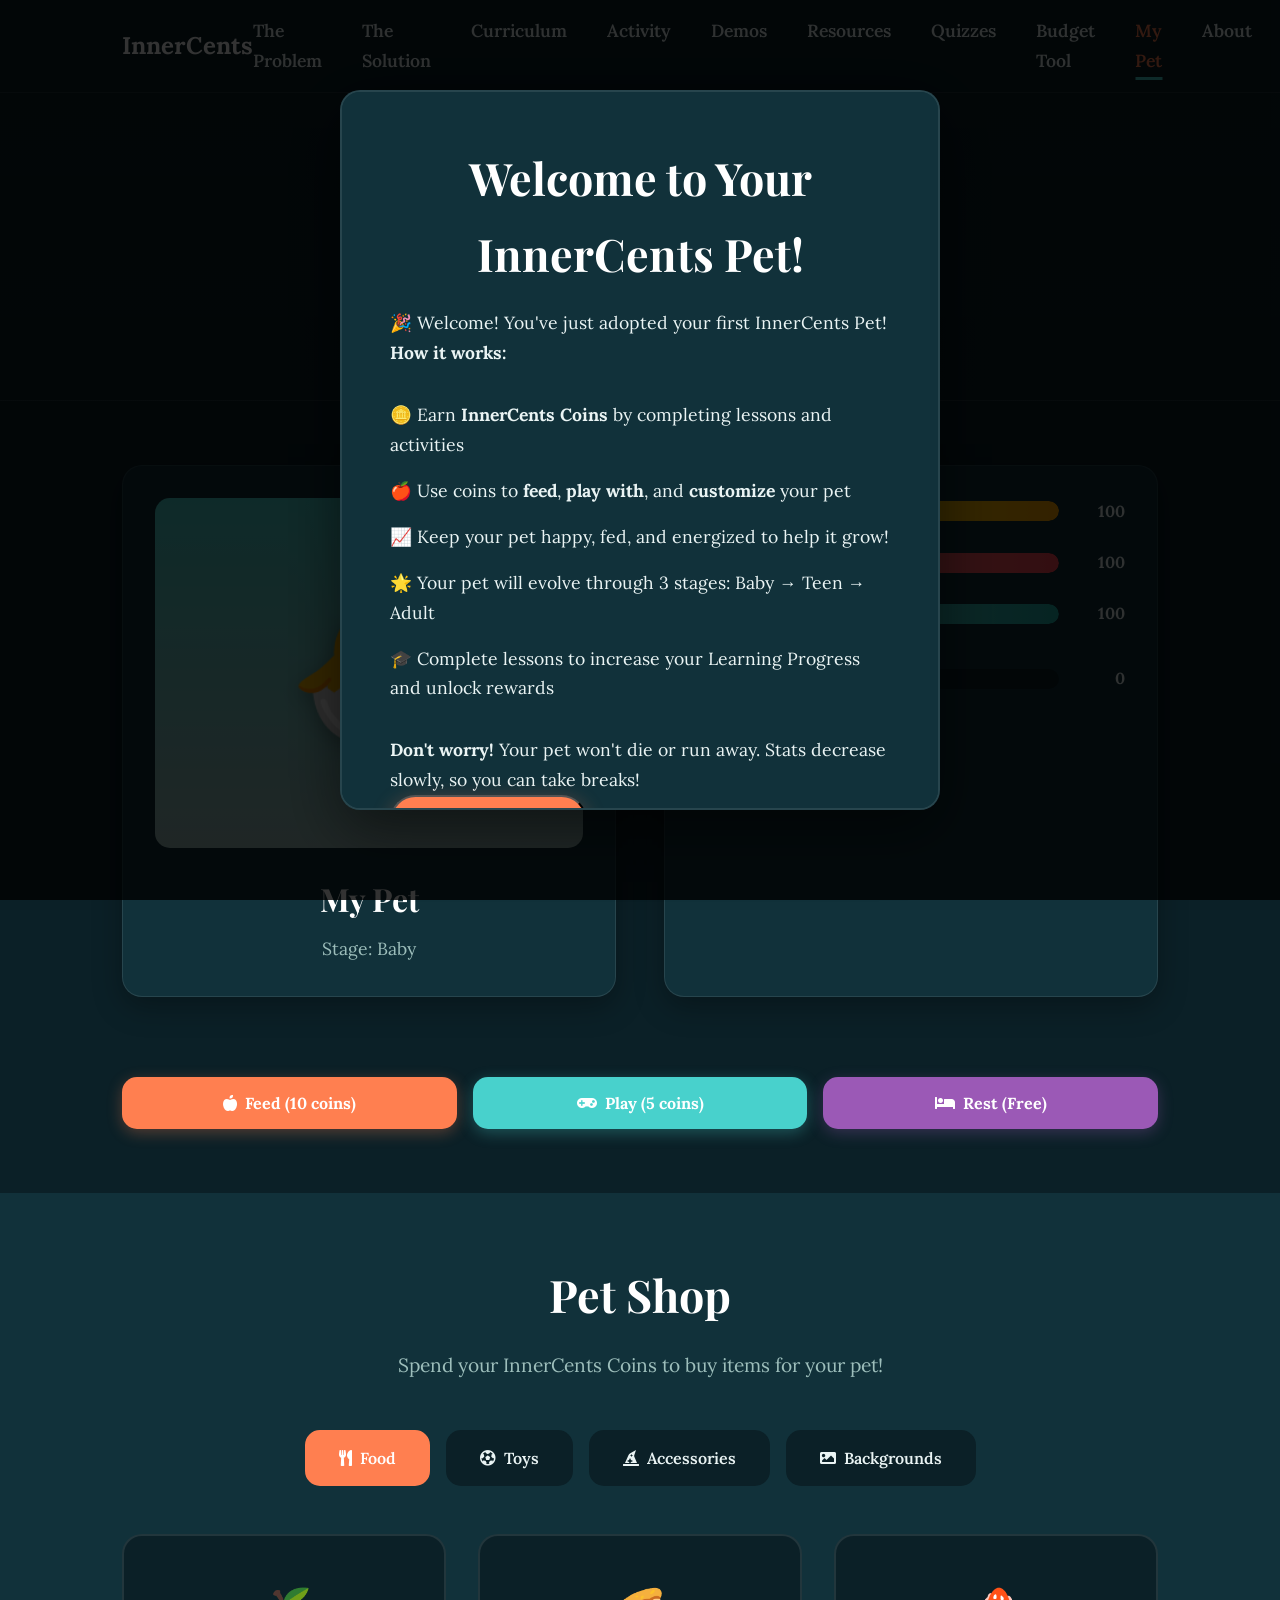
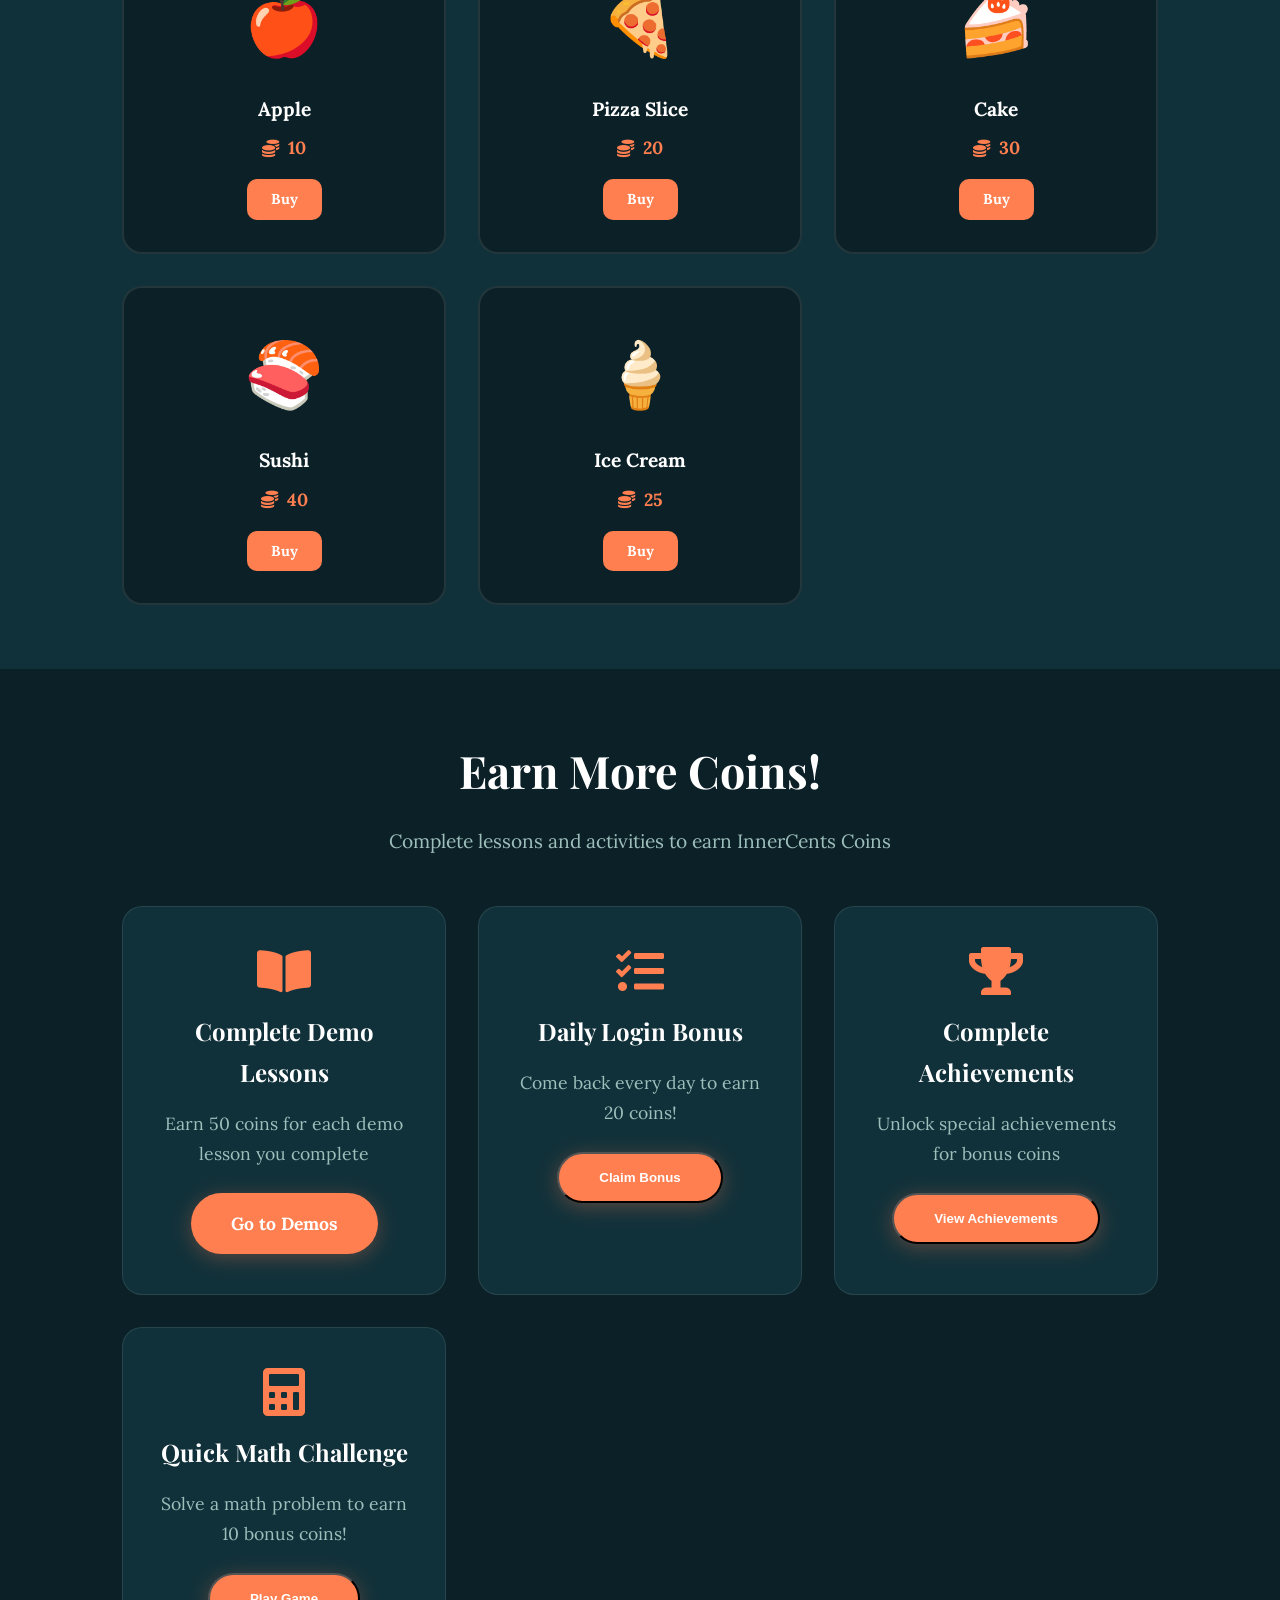
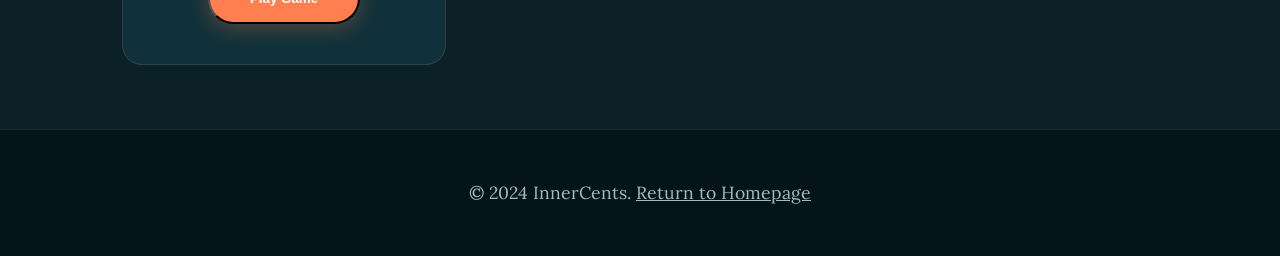
<file: reward-system.html>
<!DOCTYPE html>
<html lang="en">
<head>
    <meta charset="UTF-8">
    <meta name="viewport" content="width=device-width, initial-scale=1.0">
    <title>My Pet | InnerCents Reward System</title>
    <link rel="stylesheet" href="https://cdnjs.cloudflare.com/ajax/libs/font-awesome/5.15.4/css/all.min.css">
    <link rel="stylesheet" href="style.css">
    <link rel="stylesheet" href="reward-system.css">
    <link rel="preconnect" href="https://fonts.googleapis.com">
    <link rel="preconnect" href="https://fonts.gstatic.com" crossorigin>
    <link href="https://fonts.googleapis.com/css2?family=Playfair+Display:ital,wght@0,400..900;1,400..900&family=Lora:ital,wght@0,400..700;1,400..700&display=swap" rel="stylesheet">
</head>
<body>
    <nav class="main-nav">
        <div class="container">
            <a href="index.html" class="logo">InnerCents</a>
            <ul class="nav-links">
                <li><a href="index.html#problem">The Problem</a></li>
                <li><a href="index.html#solution">The Solution</a></li>
                <li><a href="index.html#curriculum">Curriculum</a></li>
                <li><a href="activity.html">Activity</a></li>
                <li><a href="demos.html">Demos</a></li>
                <li><a href="resources.html">Resources</a></li>
                <li><a href="quizzes.html">Quizzes</a></li>
                <li><a href="budgeting-tool.html">Budget Tool</a></li>
                <li><a href="reward-system.html" class="active">My Pet</a></li>
                <li><a href="index.html#about">About</a></li>
            </ul>
        </div>
    </nav>

    <header class="page-header">
        <div class="container">
            <h1>My InnerCents Pet</h1>
            <p class="section-intro">Take care of your pet by learning and completing activities!</p>
            <div class="currency-display">
                <i class="fas fa-coins"></i>
                <span id="coin-count">0</span> InnerCents Coins
            </div>
        </div>
    </header>

    <main>
        <!-- Pet Display Section -->
        <section class="pet-section">
            <div class="container">
                <div class="pet-container">
                    <div class="pet-display-area">
                        <div class="pet-background" id="pet-background">
                            <div class="pet-sprite" id="pet-sprite">
                                <div class="pet-emoji">🐣</div>
                            </div>
                            <div class="pet-speech-bubble" id="pet-speech" style="display: none;">
                                <p id="pet-message">Hello!</p>
                            </div>
                        </div>
                        <div class="pet-info">
                            <h2 id="pet-name">My Pet</h2>
                            <p class="pet-stage">Stage: <span id="pet-stage">Baby</span></p>
                        </div>
                    </div>

                    <!-- Pet Stats -->
                    <div class="pet-stats">
                        <div class="stat-bar">
                            <div class="stat-label">
                                <i class="fas fa-smile"></i> Happiness
                            </div>
                            <div class="stat-progress">
                                <div class="stat-fill happiness-fill" id="happiness-bar"></div>
                            </div>
                            <span class="stat-value" id="happiness-value">100</span>
                        </div>
                        <div class="stat-bar">
                            <div class="stat-label">
                                <i class="fas fa-drumstick-bite"></i> Hunger
                            </div>
                            <div class="stat-progress">
                                <div class="stat-fill hunger-fill" id="hunger-bar"></div>
                            </div>
                            <span class="stat-value" id="hunger-value">100</span>
                        </div>
                        <div class="stat-bar">
                            <div class="stat-label">
                                <i class="fas fa-battery-full"></i> Energy
                            </div>
                            <div class="stat-progress">
                                <div class="stat-fill energy-fill" id="energy-bar"></div>
                            </div>
                            <span class="stat-value" id="energy-value">100</span>
                        </div>
                        <div class="stat-bar">
                            <div class="stat-label">
                                <i class="fas fa-graduation-cap"></i> Learning Progress
                            </div>
                            <div class="stat-progress">
                                <div class="stat-fill learning-fill" id="learning-bar"></div>
                            </div>
                            <span class="stat-value" id="learning-value">0</span>
                        </div>
                    </div>

                    <!-- Action Buttons -->
                    <div class="pet-actions">
                        <button class="action-button feed-button" id="feed-button">
                            <i class="fas fa-apple-alt"></i> Feed (10 coins)
                        </button>
                        <button class="action-button play-button" id="play-button">
                            <i class="fas fa-gamepad"></i> Play (5 coins)
                        </button>
                        <button class="action-button rest-button" id="rest-button">
                            <i class="fas fa-bed"></i> Rest (Free)
                        </button>
                    </div>
                </div>
            </div>
        </section>

        <!-- Shop Section -->
        <section class="shop-section">
            <div class="container">
                <h2>Pet Shop</h2>
                <p class="section-intro">Spend your InnerCents Coins to buy items for your pet!</p>
                
                <div class="shop-tabs">
                    <button class="shop-tab active" data-category="food">
                        <i class="fas fa-utensils"></i> Food
                    </button>
                    <button class="shop-tab" data-category="toys">
                        <i class="fas fa-futbol"></i> Toys
                    </button>
                    <button class="shop-tab" data-category="accessories">
                        <i class="fas fa-hat-wizard"></i> Accessories
                    </button>
                    <button class="shop-tab" data-category="backgrounds">
                        <i class="fas fa-image"></i> Backgrounds
                    </button>
                </div>

                <div class="shop-items" id="shop-items">
                    <!-- Items will be dynamically populated -->
                </div>
            </div>
        </section>

        <!-- Activities Section -->
        <section class="activities-section">
            <div class="container">
                <h2>Earn More Coins!</h2>
                <p class="section-intro">Complete lessons and activities to earn InnerCents Coins</p>
                
                <div class="activities-grid">
                    <div class="activity-card">
                        <i class="fas fa-book-open"></i>
                        <h3>Complete Demo Lessons</h3>
                        <p>Earn 50 coins for each demo lesson you complete</p>
                        <a href="demos.html" class="cta-button">Go to Demos</a>
                    </div>
                    <div class="activity-card">
                        <i class="fas fa-tasks"></i>
                        <h3>Daily Login Bonus</h3>
                        <p>Come back every day to earn 20 coins!</p>
                        <button class="cta-button" id="daily-bonus-button">Claim Bonus</button>
                    </div>
                    <div class="activity-card">
                        <i class="fas fa-trophy"></i>
                        <h3>Complete Achievements</h3>
                        <p>Unlock special achievements for bonus coins</p>
                        <button class="cta-button" id="achievements-button">View Achievements</button>
                    </div>
                    <div class="activity-card">
                        <i class="fas fa-calculator"></i>
                        <h3>Quick Math Challenge</h3>
                        <p>Solve a math problem to earn 10 bonus coins!</p>
                        <button class="cta-button" id="math-game-button">Play Game</button>
                    </div>
                </div>
            </div>
        </section>

        <!-- Achievements Modal -->
        <div class="modal" id="achievements-modal" style="display: none;">
            <div class="modal-content">
                <span class="close-button" id="close-achievements">&times;</span>
                <h2>Achievements</h2>
                <div class="achievements-list" id="achievements-list">
                    <!-- Achievements will be dynamically populated -->
                </div>
            </div>
        </div>

        <!-- Tutorial Modal -->
        <div class="modal" id="tutorial-modal" style="display: none;">
            <div class="modal-content">
                <h2>Welcome to Your InnerCents Pet!</h2>
                <div class="tutorial-content">
                    <p>🎉 Welcome! You've just adopted your first InnerCents Pet!</p>
                    <p><strong>How it works:</strong></p>
                    <ul>
                        <li>🪙 Earn <strong>InnerCents Coins</strong> by completing lessons and activities</li>
                        <li>🍎 Use coins to <strong>feed</strong>, <strong>play with</strong>, and <strong>customize</strong> your pet</li>
                        <li>📈 Keep your pet happy, fed, and energized to help it grow!</li>
                        <li>🌟 Your pet will evolve through 3 stages: Baby → Teen → Adult</li>
                        <li>🎓 Complete lessons to increase your Learning Progress and unlock rewards</li>
                    </ul>
                    <p><strong>Don't worry!</strong> Your pet won't die or run away. Stats decrease slowly, so you can take breaks!</p>
                    <button class="cta-button" id="start-journey-button">Start My Journey!</button>
                </div>
            </div>
        </div>
    </main>

    <footer class="footer">
        <div class="container">
            <p>&copy; 2024 InnerCents. <a href="index.html" style="color: var(--text-muted);">Return to Homepage</a></p>
        </div>
    </footer>
    
    <script src="reward-system.js"></script>
</body>
</html>
</file>
<file: style.css>
:root {
    /* NEW: Coral and Teal Palette */
    --bg-dark: #0B2027;         /* Deep, dark teal */
    --bg-accent: #11313A;      /* Lighter dark teal for cards */
    --text-light: #EAF4F4;      /* Cool off-white */
    --text-muted: #9DBEBB;      /* Muted grayish teal */
    --heading-color: #FFFFFF;   /* Pure white for max heading contrast */
    --primary-accent: #FF7F50;  /* Vibrant Coral */
    --primary-accent-hover: #E0693E; /* Darker Coral for hover */
    --secondary-accent: #48D1CC; /* Bright Teal for highlights */
    
    --heading-font: 'Playfair Display', serif;
    --body-font: 'Lora', serif;
}

em {
    font-family: 'Lora', serif;
    font-style: italic;
    font-weight: 600;
    color: var(--secondary-accent); /* Teal for emphasis */
}

* { margin: 0; padding: 0; box-sizing: border-box; }

html { scroll-behavior: smooth; }

body {
    font-family: var(--body-font);
    background-color: var(--bg-dark);
    color: var(--text-light);
    line-height: 1.7;
    overflow-x: hidden;
}

.container { max-width: 1100px; margin: 0 auto; padding: 0 2rem; }
h1, h2, h3, h4 { font-family: var(--heading-font); font-weight: 700; color: var(--heading-color); }
h1 { font-size: 3.2rem; line-height: 1.2; max-width: 900px; margin-left: auto; margin-right: auto; }
h2 { font-size: 2.8rem; text-align: center; margin-bottom: 1rem; }
p, a, li { font-weight: 400; font-size: 1.1rem; }

p.section-intro {
    max-width: 850px; 
    margin: 0 auto 3rem auto; 
    font-size: 1.2rem; 
    color: var(--text-muted); 
    text-align: center;
}

.main-nav {
    background-color: rgba(11, 32, 39, 0.8); /* Semi-transparent dark teal */
    backdrop-filter: blur(10px);
    border-bottom: 1px solid rgba(234, 244, 244, 0.1);
    position: sticky; top: 0; z-index: 1000; padding: 1rem 0;
}
.main-nav .container { display: flex; justify-content: space-between; align-items: center; }
.logo { font-size: 1.5rem; font-weight: 800; color: var(--heading-color); text-decoration: none; }
.nav-links { list-style: none; display: flex; gap: 2.5rem; }
.nav-links a { text-decoration: none; color: var(--text-light); font-weight: 600; transition: all 0.3s ease; position: relative; padding-bottom: 8px; }
.nav-links a:hover { color: var(--secondary-accent); transform: scale(1.05); }
.nav-links a::after { content: ''; position: absolute; width: 0; height: 3px; bottom: 0; left: 50%; transform: translateX(-50%); background-color: var(--secondary-accent); transition: width 0.3s cubic-bezier(0.25, 0.8, 0.25, 1); }
.nav-links a:hover::after { width: 100%; }

.hero-section {
    background: linear-gradient(rgba(11, 32, 39, 0.8), rgba(11, 32, 39, 1)), url('hero-background.jpg') no-repeat center center/cover;
    color: var(--text-light);
    padding: 8rem 0;
    text-align: center;
}
.hero-content {
    position: relative;
}
.hero-content .subtitle {
    max-width: 680px; 
    margin: 1.5rem auto 0; 
    font-size: 1.2rem;
    color: var(--text-muted);
    line-height: 1.5; 
}
.hero-content .cta-button {
    margin-top: 2.5rem; 
}


.animate-on-scroll { opacity: 0; transition: opacity 1s ease-out, transform 1.2s cubic-bezier(0.165, 0.84, 0.44, 1); }
.animate-on-scroll.is-visible { opacity: 1; transform: translateY(0) translateX(0); }
.animate-on-scroll[data-animation="fade-in"] { transform: translateY(50px); }
.animate-on-scroll[data-animation="slide-in-up"] { transform: translateY(80px); }
.animate-on-scroll[data-animation="slide-in-left"] { transform: translateX(-100px); }
.animate-on-scroll[data-animation="slide-in-right"] { transform: translateX(100px); }

.pillar, .grade-card {
    background: var(--bg-accent); border-radius: 20px;
    box-shadow: 0 10px 30px rgba(0, 0, 0, 0.3);
    border: 1px solid rgba(234, 244, 244, 0.1);
    transition: all 0.4s cubic-bezier(0.25, 0.8, 0.25, 1);
}
.grade-card { cursor: pointer; }
.pillar:hover, .grade-card:hover, .grade-card.active {
    transform: translateY(-12px) scale(1.02);
    box-shadow: 0 20px 45px rgba(0, 0, 0, 0.4);
    border-color: var(--primary-accent);
}
.grade-card.active { border-width: 2px; }

.grade-card {
    display: flex;
    flex-direction: column;
    justify-content: space-between;
    padding: 2.5rem 2rem;
}

.cta-button {
    background-color: var(--primary-accent); color: white; padding: 1rem 2.5rem; border-radius: 50px;
    text-decoration: none; font-weight: 700; display: inline-block;
    box-shadow: 0 4px 20px rgba(255, 127, 80, 0.3);
    transition: all 0.3s cubic-bezier(0.25, 0.8, 0.25, 1);
}
.cta-button:hover {
    background-color: var(--primary-accent-hover);
    transform: scale(1.05) translateY(-4px);
    box-shadow: 0 8px 25px rgba(224, 105, 62, 0.4);
}

#curriculum-display { max-height: 0; opacity: 0; overflow: hidden; transition: all 1s ease-in-out; margin-top: 0; border-top: 1px solid rgba(234, 244, 244, 0.1); }
#curriculum-display.visible { max-height: 2000px; opacity: 1; margin-top: 5rem; padding-top: 4rem; }
.curriculum-content-grid { display: grid; grid-template-columns: 1fr 2fr; gap: 3rem; }
.curriculum-topics-list ul { list-style: none; }
.curriculum-topic-item { font-size: 1.2rem; font-weight: bold; padding: 1rem; border-radius: 10px; margin-bottom: 0.5rem; cursor: pointer; transition: background-color 0.3s ease, color 0.3s ease; color: var(--text-muted); }
.curriculum-topic-item:hover { background-color: var(--bg-dark); }
.curriculum-topic-item.active { background-color: var(--primary-accent); color: white; }
.curriculum-details-view { background-color: var(--bg-accent); padding: 2rem; border-radius: 15px; }
.curriculum-details-view h4 { color: var(--secondary-accent); margin-bottom: 1.5rem; padding-bottom: 1rem; border-bottom: 2px solid var(--primary-accent); font-size: 1.5rem; }
.curriculum-details-view ul { list-style: none; }
.curriculum-details-view li { margin-bottom: 0.8rem; padding-left: 1.5rem; position: relative; }
.curriculum-details-view li::before { content: '✓'; color: var(--secondary-accent); position: absolute; left: 0; font-weight: bold; font-size: 1.2rem; }

main > section { padding: 8rem 0; position: relative; background-color: var(--bg-dark); }
main > section:nth-of-type(odd) { background-color: var(--bg-accent); }
.pillar-icon { color: var(--secondary-accent); }
.pillar-icon i { font-size: 40px; }
.profile-image { background-image: url('profile.jpg'); border: 8px solid var(--bg-accent); box-shadow: 0 10px 40px rgba(0,0,0,0.3); }
.framework-pillars { display: flex; justify-content: space-around; text-align: center; margin-top: 4rem; }
.pillar { padding: 2rem; }
.pillar-icon { display: flex; align-items: center; justify-content: center; width: 80px; height: 80px; margin: 0 auto 1.5rem auto; border-radius: 50%; background: var(--bg-dark); }
.pillar h3 { margin-bottom: 0.5rem; font-size: 1.5rem; }

.grade-bands-wrapper { padding: 1rem 0; }
.grade-bands {
    display: grid;
    grid-template-columns: repeat(auto-fit, minmax(280px, 1fr));
    gap: 2rem;
    max-width: 1300px; 
    margin: 0 auto; 
}

.profile-content { display: flex; align-items: center; gap: 2rem; }
.profile-text h2 { text-align: left !important; }

.profile-image { width: 250px; height: 250px; flex-shrink: 0; border-radius: 50%; background-size: cover; background-position: center; }
.footer { background-color: #051418; border-top: 1px solid rgba(234, 244, 244, 0.1); color: var(--text-muted); text-align: center; padding: 3rem 0; font-size: 0.9rem; }

@media (max-width: 900px) {
    .main-nav .container { justify-content: center; }
    .nav-links { display: none; }
    h1 {font-size: 2.5rem;}
    .profile-content, .framework-pillars { flex-direction: column; text-align: center; gap: 3rem;}
    .profile-text h2 { text-align: center !important; }
    .curriculum-content-grid { grid-template-columns: 1fr; }
}
</file>
<file: reward-system.css>
/* Reward System Specific Styles */

/* Currency Display */
.currency-display {
    display: inline-flex;
    align-items: center;
    gap: 0.5rem;
    background: var(--bg-accent);
    padding: 0.8rem 1.5rem;
    border-radius: 50px;
    font-size: 1.3rem;
    font-weight: bold;
    color: var(--primary-accent);
    margin-top: 1rem;
    box-shadow: 0 4px 15px rgba(0, 0, 0, 0.3);
}

.currency-display i {
    font-size: 1.5rem;
    color: var(--primary-accent);
}

/* Pet Section */
.pet-section {
    background: var(--bg-dark) !important;
    padding: 4rem 0 !important;
}

.pet-container {
    display: grid;
    grid-template-columns: 1fr 1fr;
    gap: 3rem;
    max-width: 1200px;
    margin: 0 auto;
}

.pet-display-area {
    background: var(--bg-accent);
    border-radius: 20px;
    padding: 2rem;
    box-shadow: 0 10px 30px rgba(0, 0, 0, 0.3);
    border: 1px solid rgba(234, 244, 244, 0.1);
}

.pet-background {
    background: linear-gradient(180deg, #48D1CC 0%, #9DBEBB 100%);
    border-radius: 15px;
    height: 350px;
    display: flex;
    align-items: center;
    justify-content: center;
    position: relative;
    overflow: hidden;
    margin-bottom: 1.5rem;
}

.pet-background.bg-forest {
    background: linear-gradient(180deg, #228B22 0%, #32CD32 100%);
}

.pet-background.bg-ocean {
    background: linear-gradient(180deg, #006994 0%, #48D1CC 100%);
}

.pet-background.bg-sunset {
    background: linear-gradient(180deg, #FF6B6B 0%, #FFD93D 100%);
}

.pet-background.bg-space {
    background: linear-gradient(180deg, #1a1a2e 0%, #4a148c 100%);
}

.pet-sprite {
    position: relative;
    transition: all 0.3s ease;
}

.pet-emoji {
    font-size: 8rem;
    animation: bounce 2s infinite;
    filter: drop-shadow(0 5px 10px rgba(0, 0, 0, 0.3));
}

@keyframes bounce {
    0%, 100% { transform: translateY(0); }
    50% { transform: translateY(-20px); }
}

.pet-sprite.sad .pet-emoji {
    animation: none;
    filter: grayscale(50%);
}

.pet-sprite.sleeping .pet-emoji {
    animation: breathe 3s infinite;
}

@keyframes breathe {
    0%, 100% { transform: scale(1); }
    50% { transform: scale(1.1); }
}

.pet-speech-bubble {
    position: absolute;
    top: 20px;
    right: 20px;
    background: white;
    color: var(--bg-dark);
    padding: 1rem 1.5rem;
    border-radius: 20px;
    box-shadow: 0 4px 15px rgba(0, 0, 0, 0.2);
    max-width: 200px;
    animation: fadeIn 0.5s ease;
}

.pet-speech-bubble::after {
    content: '';
    position: absolute;
    bottom: -10px;
    left: 50%;
    transform: translateX(-50%);
    width: 0;
    height: 0;
    border-left: 10px solid transparent;
    border-right: 10px solid transparent;
    border-top: 10px solid white;
}

@keyframes fadeIn {
    from { opacity: 0; transform: translateY(-10px); }
    to { opacity: 1; transform: translateY(0); }
}

.pet-info {
    text-align: center;
}

.pet-info h2 {
    font-size: 2rem;
    margin-bottom: 0.5rem;
}

.pet-stage {
    font-size: 1.1rem;
    color: var(--text-muted);
}

/* Pet Stats */
.pet-stats {
    display: flex;
    flex-direction: column;
    gap: 1.5rem;
    background: var(--bg-accent);
    border-radius: 20px;
    padding: 2rem;
    box-shadow: 0 10px 30px rgba(0, 0, 0, 0.3);
    border: 1px solid rgba(234, 244, 244, 0.1);
}

.stat-bar {
    display: grid;
    grid-template-columns: 140px 1fr 50px;
    align-items: center;
    gap: 1rem;
}

.stat-label {
    display: flex;
    align-items: center;
    gap: 0.5rem;
    font-weight: 600;
    color: var(--text-light);
}

.stat-progress {
    background: var(--bg-dark);
    border-radius: 50px;
    height: 20px;
    overflow: hidden;
    position: relative;
}

.stat-fill {
    height: 100%;
    border-radius: 50px;
    transition: width 0.5s ease, background-color 0.3s ease;
    position: relative;
}

.happiness-fill {
    background: linear-gradient(90deg, #FFD700, #FFA500);
}

.hunger-fill {
    background: linear-gradient(90deg, #FF6B6B, #FF4757);
}

.energy-fill {
    background: linear-gradient(90deg, #48D1CC, #20B2AA);
}

.learning-fill {
    background: linear-gradient(90deg, #9B59B6, #8E44AD);
}

.stat-value {
    text-align: right;
    font-weight: bold;
    color: var(--text-light);
}

/* Action Buttons */
.pet-actions {
    grid-column: 1 / -1;
    display: flex;
    gap: 1rem;
    margin-top: 2rem;
}

.action-button {
    flex: 1;
    background: var(--primary-accent);
    color: white;
    border: none;
    padding: 1rem 1.5rem;
    border-radius: 15px;
    font-size: 1rem;
    font-weight: 700;
    cursor: pointer;
    display: flex;
    align-items: center;
    justify-content: center;
    gap: 0.5rem;
    transition: all 0.3s ease;
    box-shadow: 0 4px 15px rgba(255, 127, 80, 0.3);
    font-family: var(--body-font);
}

.action-button:hover {
    transform: translateY(-3px);
    box-shadow: 0 6px 20px rgba(255, 127, 80, 0.4);
}

.action-button:active {
    transform: translateY(-1px);
}

.action-button:disabled {
    opacity: 0.5;
    cursor: not-allowed;
    transform: none;
}

.play-button {
    background: var(--secondary-accent);
    box-shadow: 0 4px 15px rgba(72, 209, 204, 0.3);
}

.play-button:hover {
    box-shadow: 0 6px 20px rgba(72, 209, 204, 0.4);
}

.rest-button {
    background: #9B59B6;
    box-shadow: 0 4px 15px rgba(155, 89, 182, 0.3);
}

.rest-button:hover {
    box-shadow: 0 6px 20px rgba(155, 89, 182, 0.4);
}

/* Shop Section */
.shop-section {
    background: var(--bg-accent) !important;
    padding: 4rem 0 !important;
}

.shop-tabs {
    display: flex;
    gap: 1rem;
    justify-content: center;
    margin: 2rem 0;
    flex-wrap: wrap;
}

.shop-tab {
    background: var(--bg-dark);
    color: var(--text-light);
    border: 2px solid transparent;
    padding: 1rem 2rem;
    border-radius: 15px;
    font-size: 1rem;
    font-weight: 600;
    cursor: pointer;
    transition: all 0.3s ease;
    display: flex;
    align-items: center;
    gap: 0.5rem;
    font-family: var(--body-font);
}

.shop-tab:hover {
    border-color: var(--primary-accent);
    transform: translateY(-3px);
}

.shop-tab.active {
    background: var(--primary-accent);
    color: white;
    border-color: var(--primary-accent);
}

.shop-items {
    display: grid;
    grid-template-columns: repeat(auto-fill, minmax(250px, 1fr));
    gap: 2rem;
    margin-top: 3rem;
}

.shop-item {
    background: var(--bg-dark);
    border-radius: 20px;
    padding: 2rem;
    text-align: center;
    border: 2px solid rgba(234, 244, 244, 0.1);
    transition: all 0.3s ease;
    cursor: pointer;
}

.shop-item:hover {
    transform: translateY(-5px);
    border-color: var(--primary-accent);
    box-shadow: 0 10px 25px rgba(0, 0, 0, 0.3);
}

.shop-item.owned {
    border-color: var(--secondary-accent);
    opacity: 0.7;
}

.item-icon {
    font-size: 4rem;
    margin-bottom: 1rem;
}

.item-name {
    font-size: 1.2rem;
    font-weight: 700;
    color: var(--heading-color);
    margin-bottom: 0.5rem;
}

.item-description {
    font-size: 0.9rem;
    color: var(--text-muted);
    margin-bottom: 1rem;
}

.item-price {
    display: flex;
    align-items: center;
    justify-content: center;
    gap: 0.5rem;
    font-size: 1.1rem;
    font-weight: 700;
    color: var(--primary-accent);
    margin-bottom: 1rem;
}

.buy-button {
    background: var(--primary-accent);
    color: white;
    border: none;
    padding: 0.7rem 1.5rem;
    border-radius: 10px;
    font-size: 0.9rem;
    font-weight: 700;
    cursor: pointer;
    transition: all 0.3s ease;
    font-family: var(--body-font);
}

.buy-button:hover {
    background: var(--primary-accent-hover);
    transform: scale(1.05);
}

.buy-button:disabled {
    opacity: 0.5;
    cursor: not-allowed;
}

/* Activities Section */
.activities-section {
    background: var(--bg-dark) !important;
    padding: 4rem 0 !important;
}

.activities-grid {
    display: grid;
    grid-template-columns: repeat(auto-fit, minmax(300px, 1fr));
    gap: 2rem;
    margin-top: 3rem;
}

.activity-card {
    background: var(--bg-accent);
    border-radius: 20px;
    padding: 2.5rem 2rem;
    text-align: center;
    border: 1px solid rgba(234, 244, 244, 0.1);
    transition: all 0.3s ease;
}

.activity-card:hover {
    transform: translateY(-5px);
    box-shadow: 0 10px 30px rgba(0, 0, 0, 0.3);
}

.activity-card i {
    font-size: 3rem;
    color: var(--primary-accent);
    margin-bottom: 1rem;
}

.activity-card h3 {
    font-size: 1.5rem;
    margin-bottom: 1rem;
}

.activity-card p {
    color: var(--text-muted);
    margin-bottom: 1.5rem;
}

/* Modal Styles */
.modal {
    position: fixed;
    z-index: 2000;
    left: 0;
    top: 0;
    width: 100%;
    height: 100%;
    background-color: rgba(0, 0, 0, 0.8);
    display: flex;
    align-items: center;
    justify-content: center;
    animation: fadeIn 0.3s ease;
}

.modal-content {
    background: var(--bg-accent);
    padding: 3rem;
    border-radius: 20px;
    max-width: 600px;
    width: 90%;
    max-height: 80vh;
    overflow-y: auto;
    position: relative;
    box-shadow: 0 20px 60px rgba(0, 0, 0, 0.5);
    border: 2px solid rgba(234, 244, 244, 0.1);
}

.close-button {
    position: absolute;
    top: 1rem;
    right: 1.5rem;
    font-size: 2rem;
    color: var(--text-muted);
    cursor: pointer;
    transition: color 0.3s ease;
}

.close-button:hover {
    color: var(--primary-accent);
}

.tutorial-content ul {
    text-align: left;
    margin: 1.5rem 0;
    list-style: none;
}

.tutorial-content li {
    padding: 0.5rem 0;
    color: var(--text-light);
}

.achievements-list {
    display: grid;
    gap: 1rem;
    margin-top: 2rem;
}

.achievement-item {
    background: var(--bg-dark);
    padding: 1.5rem;
    border-radius: 15px;
    display: flex;
    align-items: center;
    gap: 1rem;
    border: 2px solid rgba(234, 244, 244, 0.1);
}

.achievement-item.unlocked {
    border-color: var(--primary-accent);
}

.achievement-item.locked {
    opacity: 0.5;
}

.achievement-icon {
    font-size: 2.5rem;
}

.achievement-info {
    flex: 1;
}

.achievement-name {
    font-weight: 700;
    color: var(--heading-color);
    margin-bottom: 0.3rem;
}

.achievement-description {
    font-size: 0.9rem;
    color: var(--text-muted);
}

.achievement-reward {
    font-weight: 700;
    color: var(--primary-accent);
    display: flex;
    align-items: center;
    gap: 0.3rem;
}

/* Responsive Design */
@media (max-width: 900px) {
    .pet-container {
        grid-template-columns: 1fr;
        gap: 2rem;
    }

    .pet-actions {
        flex-direction: column;
    }

    .shop-tabs {
        gap: 0.5rem;
    }

    .shop-tab {
        padding: 0.8rem 1.5rem;
        font-size: 0.9rem;
    }

    .activities-grid {
        grid-template-columns: 1fr;
    }

    .stat-bar {
        grid-template-columns: 100px 1fr 40px;
        gap: 0.5rem;
    }

    .stat-label {
        font-size: 0.9rem;
    }

    .pet-emoji {
        font-size: 6rem;
    }

    .page-header h1 {
        font-size: 2.5rem;
    }

    .currency-display {
        font-size: 1.1rem;
        padding: 0.6rem 1.2rem;
    }

    .modal-content {
        padding: 2rem;
        width: 95%;
    }

    .shop-items {
        grid-template-columns: repeat(auto-fill, minmax(200px, 1fr));
        gap: 1.5rem;
    }

    .pet-background {
        height: 300px;
    }
}

@media (max-width: 600px) {
    .shop-items {
        grid-template-columns: 1fr;
    }

    .pet-emoji {
        font-size: 5rem;
    }

    .stat-label {
        font-size: 0.85rem;
    }

    .action-button {
        font-size: 0.9rem;
        padding: 0.9rem 1.2rem;
    }
}

/* Page Header Adjustments */
.page-header {
    background: linear-gradient(rgba(11, 32, 39, 0.95), rgba(11, 32, 39, 1));
    padding: 3rem 0 2rem;
    text-align: center;
    border-bottom: 1px solid rgba(234, 244, 244, 0.1);
}

.page-header h1 {
    margin-bottom: 0.5rem;
}

/* Active nav link style */
.nav-links a.active {
    color: var(--primary-accent);
}

.nav-links a.active::after {
    width: 100%;
}
</file>
